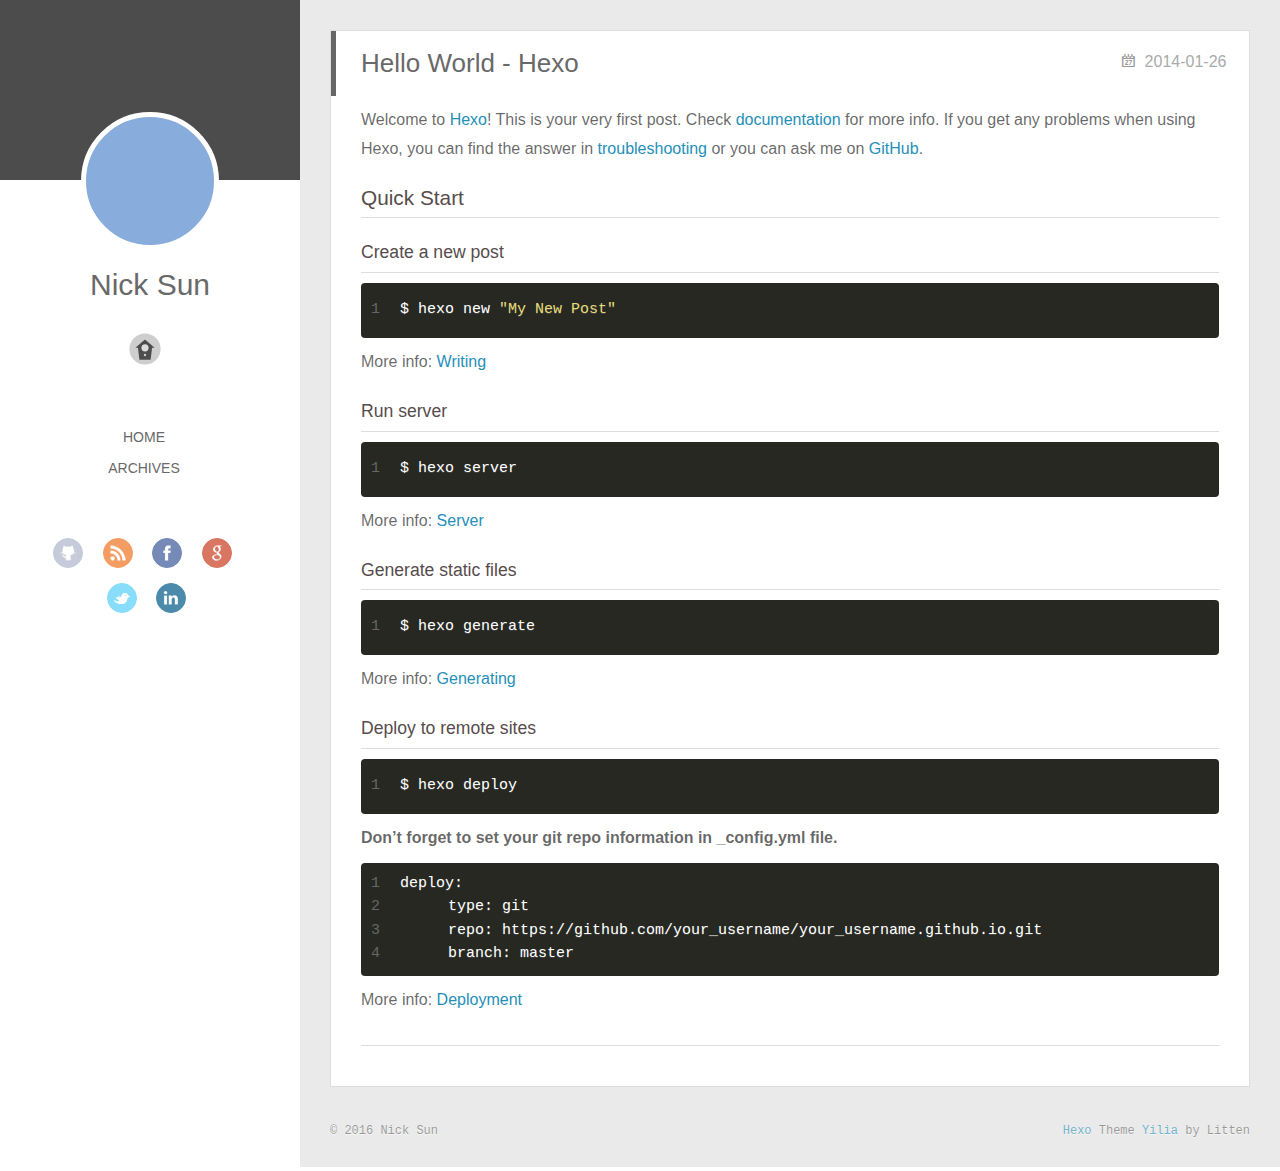
<file: index.html>
<!DOCTYPE html>
<html>
<head>
  <meta charset="utf-8">
  
  <meta http-equiv="X-UA-Compatible" content="IE=edge" >
  <title>Nick Sun - Solutions Architect</title>
  <meta name="viewport" content="width=device-width, initial-scale=1, maximum-scale=1">
  <meta name="description">
<meta property="og:type" content="website">
<meta property="og:title" content="Nick Sun - Solutions Architect">
<meta property="og:url" content="http://nickksun.github.io/index.html">
<meta property="og:site_name" content="Nick Sun - Solutions Architect">
<meta property="og:description">
<meta name="twitter:card" content="summary">
<meta name="twitter:title" content="Nick Sun - Solutions Architect">
<meta name="twitter:description">
  
    <link rel="alternative" href="/atom.xml" title="Nick Sun - Solutions Architect" type="application/atom+xml">
  
  
    <link rel="icon" href="/favicon.png">
  
  <link rel="stylesheet" href="/css/style.css">
</head>

<body>
  <div id="container">
    <div class="left-col">
    <div class="overlay"></div>
<div class="intrude-less">
	<header id="header" class="inner">
		<a href="/" class="profilepic">
			
			<img lazy-src="https://avatars2.githubusercontent.com/u/789960?v=3&amp;s=460" class="js-avatar">
			
		</a>

		<hgroup>
		  <h1 class="header-author"><a href="/">Nick Sun</a></h1>
		</hgroup>

		

		
			<div class="switch-btn">
				<div class="icon">
					<div class="icon-ctn">
						<div class="icon-wrap icon-house" data-idx="0">
							<div class="birdhouse"></div>
							<div class="birdhouse_holes"></div>
						</div>
						<div class="icon-wrap icon-ribbon hide" data-idx="1">
							<div class="ribbon"></div>
						</div>
						
						
						<div class="icon-wrap icon-me hide" data-idx="3">
							<div class="user"></div>
							<div class="shoulder"></div>
						</div>
						
					</div>
					
				</div>
				<div class="tips-box hide">
					<div class="tips-arrow"></div>
					<ul class="tips-inner">
						<li>Menu</li>
						<li>Tags</li>
						
						
						<li>Über</li>
						
					</ul>
				</div>
			</div>
		

		<div class="switch-area">
			<div class="switch-wrap">
				<section class="switch-part switch-part1">
					<nav class="header-menu">
						<ul>
						
							<li><a href="/">home</a></li>
				        
							<li><a href="/archives">archives</a></li>
				        
						</ul>
					</nav>
					<nav class="header-nav">
						<div class="social">
							
								<a class="github" target="_blank" href="#" title="github">github</a>
					        
								<a class="rss" target="_blank" href="#" title="rss">rss</a>
					        
								<a class="facebook" target="_blank" href="#" title="facebook">facebook</a>
					        
								<a class="google" target="_blank" href="#" title="google">google</a>
					        
								<a class="twitter" target="_blank" href="#" title="twitter">twitter</a>
					        
								<a class="linkedin" target="_blank" href="#" title="linkedin">linkedin</a>
					        
						</div>
					</nav>
				</section>
				
				
				<section class="switch-part switch-part2">
					<div class="widget tagcloud" id="js-tagcloud">
						
					</div>
				</section>
				
				
				

				
				
				<section class="switch-part switch-part3">
				
					<div id="js-aboutme">自动化一切能自动化的</div>
				</section>
				
			</div>
		</div>
	</header>				
</div>

    </div>
    <div class="mid-col">
      <nav id="mobile-nav">
  	<div class="overlay">
  		<div class="slider-trigger"></div>
  		<h1 class="header-author js-mobile-header hide">Nick Sun</h1>
  	</div>
	<div class="intrude-less">
		<header id="header" class="inner">
			<div class="profilepic">
			
				<img lazy-src="https://avatars2.githubusercontent.com/u/789960?v=3&amp;s=460" class="js-avatar">
			
			</div>
			<hgroup>
			  <h1 class="header-author">Nick Sun</h1>
			</hgroup>
			
			<nav class="header-menu">
				<ul>
				
					<li><a href="/">home</a></li>
		        
					<li><a href="/archives">archives</a></li>
		        
		        <div class="clearfix"></div>
				</ul>
			</nav>
			<nav class="header-nav">
				<div class="social">
					
						<a class="github" target="_blank" href="#" title="github">github</a>
			        
						<a class="rss" target="_blank" href="#" title="rss">rss</a>
			        
						<a class="facebook" target="_blank" href="#" title="facebook">facebook</a>
			        
						<a class="google" target="_blank" href="#" title="google">google</a>
			        
						<a class="twitter" target="_blank" href="#" title="twitter">twitter</a>
			        
						<a class="linkedin" target="_blank" href="#" title="linkedin">linkedin</a>
			        
				</div>
			</nav>
		</header>				
	</div>
</nav>

      <div class="body-wrap">
  
    <article id="post-hello-world-hexo" class="article article-type-post" itemscope itemprop="blogPost">
  
    <div class="article-meta">
      <a href="/2014/01/26/hello-world-hexo/" class="article-date">
  	<time datetime="2014-01-25T22:16:29.000Z" itemprop="datePublished">2014-01-26</time>
</a>
    </div>
  
  <div class="article-inner">
    
      <input type="hidden" class="isFancy" />
    
    
      <header class="article-header">
        
  
    <h1 itemprop="name">
      <a class="article-title" href="/2014/01/26/hello-world-hexo/">Hello World - Hexo</a>
    </h1>
  

      </header>
      
    
    <div class="article-entry" itemprop="articleBody">
      
        <p>Welcome to <a href="https://hexo.io/" target="_blank" rel="external">Hexo</a>! This is your very first post. Check <a href="https://hexo.io/docs/" target="_blank" rel="external">documentation</a> for more info. If you get any problems when using Hexo, you can find the answer in <a href="https://hexo.io/docs/troubleshooting.html" target="_blank" rel="external">troubleshooting</a> or you can ask me on <a href="https://github.com/hexojs/hexo/issues" target="_blank" rel="external">GitHub</a>.</p>
<h2 id="Quick-Start"><a href="#Quick-Start" class="headerlink" title="Quick Start"></a>Quick Start</h2><h3 id="Create-a-new-post"><a href="#Create-a-new-post" class="headerlink" title="Create a new post"></a>Create a new post</h3><figure class="highlight bash"><table><tr><td class="gutter"><pre><span class="line">1</span><br></pre></td><td class="code"><pre><span class="line">$ hexo new <span class="string">"My New Post"</span></span><br></pre></td></tr></table></figure>
<p>More info: <a href="https://hexo.io/docs/writing.html" target="_blank" rel="external">Writing</a></p>
<h3 id="Run-server"><a href="#Run-server" class="headerlink" title="Run server"></a>Run server</h3><figure class="highlight bash"><table><tr><td class="gutter"><pre><span class="line">1</span><br></pre></td><td class="code"><pre><span class="line">$ hexo server</span><br></pre></td></tr></table></figure>
<p>More info: <a href="https://hexo.io/docs/server.html" target="_blank" rel="external">Server</a></p>
<h3 id="Generate-static-files"><a href="#Generate-static-files" class="headerlink" title="Generate static files"></a>Generate static files</h3><figure class="highlight bash"><table><tr><td class="gutter"><pre><span class="line">1</span><br></pre></td><td class="code"><pre><span class="line">$ hexo generate</span><br></pre></td></tr></table></figure>
<p>More info: <a href="https://hexo.io/docs/generating.html" target="_blank" rel="external">Generating</a></p>
<h3 id="Deploy-to-remote-sites"><a href="#Deploy-to-remote-sites" class="headerlink" title="Deploy to remote sites"></a>Deploy to remote sites</h3><figure class="highlight bash"><table><tr><td class="gutter"><pre><span class="line">1</span><br></pre></td><td class="code"><pre><span class="line">$ hexo deploy</span><br></pre></td></tr></table></figure>
<p><strong>Don’t forget to set your git repo information in _config.yml file.</strong></p>
<figure class="highlight yml"><table><tr><td class="gutter"><pre><span class="line">1</span><br><span class="line">2</span><br><span class="line">3</span><br><span class="line">4</span><br></pre></td><td class="code"><pre><span class="line"><span class="attr">deploy:</span></span><br><span class="line">  	type: git</span><br><span class="line">	repo: https://github.com/your_username/your_username.github.io.git</span><br><span class="line">	branch: master</span><br></pre></td></tr></table></figure>
<p>More info: <a href="https://hexo.io/docs/deployment.html" target="_blank" rel="external">Deployment</a></p>

      
    </div>
    
    <div class="article-info article-info-index">
      
      
      

      
      <div class="clearfix"></div>
    </div>
    
  </div>
  
</article>









  
  
</div>
      <footer id="footer">
  <div class="outer">
    <div id="footer-info">
    	<div class="footer-left">
    		&copy; 2016 Nick Sun
    	</div>
      	<div class="footer-right">
      		<a href="http://hexo.io/" target="_blank">Hexo</a>  Theme <a href="https://github.com/litten/hexo-theme-yilia" target="_blank">Yilia</a> by Litten
      	</div>
    </div>
  </div>
</footer>
    </div>
    
  <link rel="stylesheet" href="/fancybox/jquery.fancybox.css">


<script>
	var yiliaConfig = {
		fancybox: true,
		mathjax: true,
		animate: true,
		isHome: true,
		isPost: false,
		isArchive: false,
		isTag: false,
		isCategory: false,
		open_in_new: false
	}
</script>
<script src="http://7.url.cn/edu/jslib/comb/require-2.1.6,jquery-1.9.1.min.js"></script>
<script src="/js/main.js"></script>






<script type="text/x-mathjax-config">
MathJax.Hub.Config({
    tex2jax: {
        inlineMath: [ ['$','$'], ["\\(","\\)"]  ],
        processEscapes: true,
        skipTags: ['script', 'noscript', 'style', 'textarea', 'pre', 'code']
    }
});

MathJax.Hub.Queue(function() {
    var all = MathJax.Hub.getAllJax(), i;
    for(i=0; i < all.length; i += 1) {
        all[i].SourceElement().parentNode.className += ' has-jax';                 
    }       
});
</script>

<script type="text/javascript" src="http://cdn.mathjax.org/mathjax/latest/MathJax.js?config=TeX-AMS-MML_HTMLorMML">
</script>


  </div>
</body>
</html>
</file>
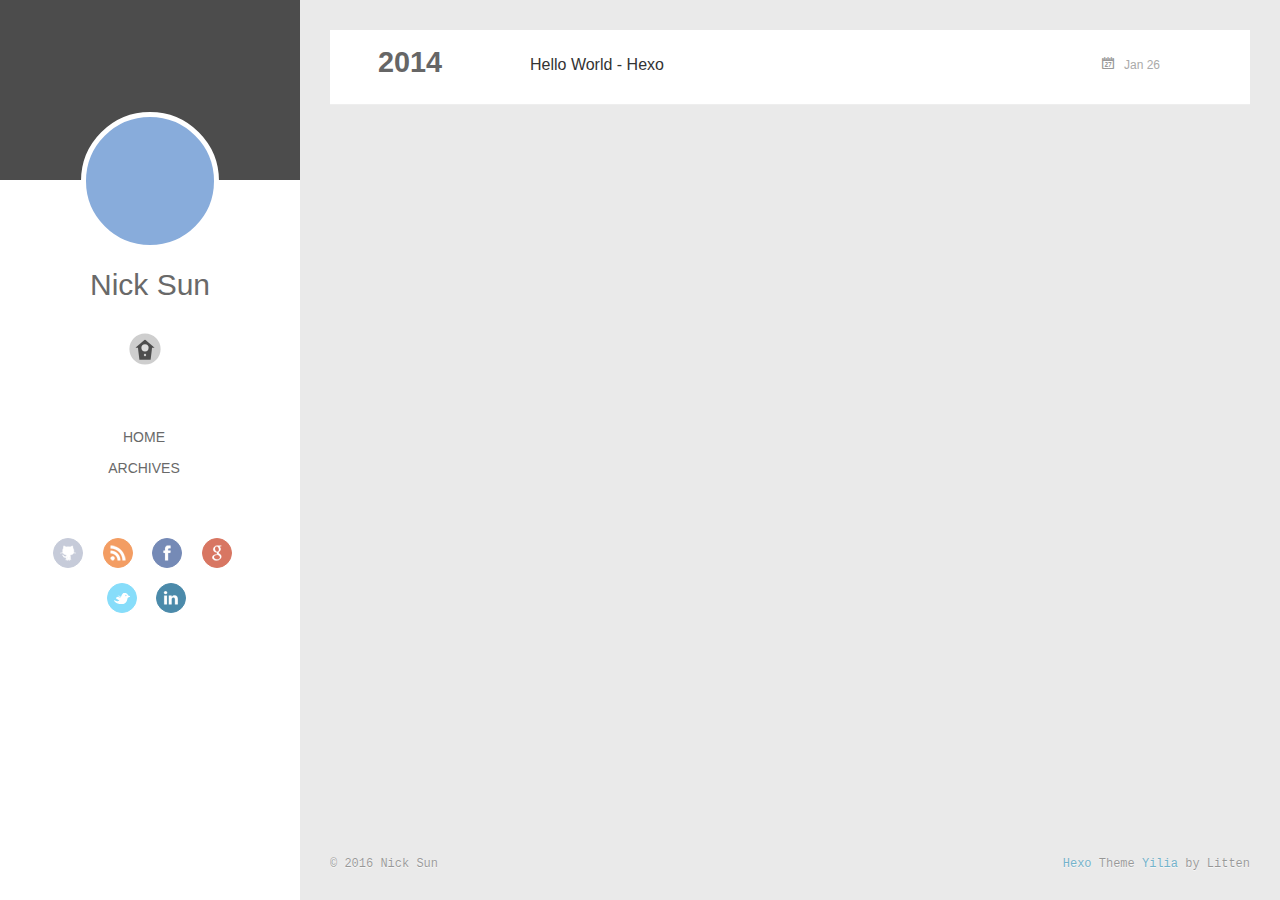
<file: archives/index.html>
<!DOCTYPE html>
<html>
<head>
  <meta charset="utf-8">
  
  <meta http-equiv="X-UA-Compatible" content="IE=edge" >
  <title>Archives | Nick Sun - Solutions Architect</title>
  <meta name="viewport" content="width=device-width, initial-scale=1, maximum-scale=1">
  <meta name="description">
<meta property="og:type" content="website">
<meta property="og:title" content="Nick Sun - Solutions Architect">
<meta property="og:url" content="http://nickksun.github.io/archives/index.html">
<meta property="og:site_name" content="Nick Sun - Solutions Architect">
<meta property="og:description">
<meta name="twitter:card" content="summary">
<meta name="twitter:title" content="Nick Sun - Solutions Architect">
<meta name="twitter:description">
  
    <link rel="alternative" href="/atom.xml" title="Nick Sun - Solutions Architect" type="application/atom+xml">
  
  
    <link rel="icon" href="/favicon.png">
  
  <link rel="stylesheet" href="/css/style.css">
</head>

<body>
  <div id="container">
    <div class="left-col">
    <div class="overlay"></div>
<div class="intrude-less">
	<header id="header" class="inner">
		<a href="/" class="profilepic">
			
			<img lazy-src="https://avatars2.githubusercontent.com/u/789960?v=3&amp;s=460" class="js-avatar">
			
		</a>

		<hgroup>
		  <h1 class="header-author"><a href="/">Nick Sun</a></h1>
		</hgroup>

		

		
			<div class="switch-btn">
				<div class="icon">
					<div class="icon-ctn">
						<div class="icon-wrap icon-house" data-idx="0">
							<div class="birdhouse"></div>
							<div class="birdhouse_holes"></div>
						</div>
						<div class="icon-wrap icon-ribbon hide" data-idx="1">
							<div class="ribbon"></div>
						</div>
						
						
						<div class="icon-wrap icon-me hide" data-idx="3">
							<div class="user"></div>
							<div class="shoulder"></div>
						</div>
						
					</div>
					
				</div>
				<div class="tips-box hide">
					<div class="tips-arrow"></div>
					<ul class="tips-inner">
						<li>Menu</li>
						<li>Tags</li>
						
						
						<li>Über</li>
						
					</ul>
				</div>
			</div>
		

		<div class="switch-area">
			<div class="switch-wrap">
				<section class="switch-part switch-part1">
					<nav class="header-menu">
						<ul>
						
							<li><a href="/">home</a></li>
				        
							<li><a href="/archives">archives</a></li>
				        
						</ul>
					</nav>
					<nav class="header-nav">
						<div class="social">
							
								<a class="github" target="_blank" href="#" title="github">github</a>
					        
								<a class="rss" target="_blank" href="#" title="rss">rss</a>
					        
								<a class="facebook" target="_blank" href="#" title="facebook">facebook</a>
					        
								<a class="google" target="_blank" href="#" title="google">google</a>
					        
								<a class="twitter" target="_blank" href="#" title="twitter">twitter</a>
					        
								<a class="linkedin" target="_blank" href="#" title="linkedin">linkedin</a>
					        
						</div>
					</nav>
				</section>
				
				
				<section class="switch-part switch-part2">
					<div class="widget tagcloud" id="js-tagcloud">
						
					</div>
				</section>
				
				
				

				
				
				<section class="switch-part switch-part3">
				
					<div id="js-aboutme">自动化一切能自动化的</div>
				</section>
				
			</div>
		</div>
	</header>				
</div>

    </div>
    <div class="mid-col">
      <nav id="mobile-nav">
  	<div class="overlay">
  		<div class="slider-trigger"></div>
  		<h1 class="header-author js-mobile-header hide">Nick Sun</h1>
  	</div>
	<div class="intrude-less">
		<header id="header" class="inner">
			<div class="profilepic">
			
				<img lazy-src="https://avatars2.githubusercontent.com/u/789960?v=3&amp;s=460" class="js-avatar">
			
			</div>
			<hgroup>
			  <h1 class="header-author">Nick Sun</h1>
			</hgroup>
			
			<nav class="header-menu">
				<ul>
				
					<li><a href="/">home</a></li>
		        
					<li><a href="/archives">archives</a></li>
		        
		        <div class="clearfix"></div>
				</ul>
			</nav>
			<nav class="header-nav">
				<div class="social">
					
						<a class="github" target="_blank" href="#" title="github">github</a>
			        
						<a class="rss" target="_blank" href="#" title="rss">rss</a>
			        
						<a class="facebook" target="_blank" href="#" title="facebook">facebook</a>
			        
						<a class="google" target="_blank" href="#" title="google">google</a>
			        
						<a class="twitter" target="_blank" href="#" title="twitter">twitter</a>
			        
						<a class="linkedin" target="_blank" href="#" title="linkedin">linkedin</a>
			        
				</div>
			</nav>
		</header>				
	</div>
</nav>

      <div class="body-wrap">
  
  
    
    
      
      
      <section class="archives-wrap">
        <div class="archive-year-wrap">
          <a href="/archives/2014" class="archive-year">2014</a>
        </div>
        <div class="archives">
    
    <article class="archive-article archive-type-post">
  <div class="archive-article-inner">
    <header class="archive-article-header">
      	<div class="article-meta">
	      	<a href="/2014/01/26/hello-world-hexo/" class="archive-article-date">
  	<time datetime="2014-01-25T22:16:29.000Z" itemprop="datePublished">Jan 26</time>
</a>
        </div>
    	 
  
    <h1 itemprop="name">
      <a class="archive-article-title" href="/2014/01/26/hello-world-hexo/">Hello World - Hexo</a>
    </h1>
  

        <div class="article-info info-on-right">
          
          

        </div>
        <div class="clearfix"></div>
    </header>
  </div>
</article>
  
  
    </div></section>
  

    

</div>
      <footer id="footer">
  <div class="outer">
    <div id="footer-info">
    	<div class="footer-left">
    		&copy; 2016 Nick Sun
    	</div>
      	<div class="footer-right">
      		<a href="http://hexo.io/" target="_blank">Hexo</a>  Theme <a href="https://github.com/litten/hexo-theme-yilia" target="_blank">Yilia</a> by Litten
      	</div>
    </div>
  </div>
</footer>
    </div>
    
  <link rel="stylesheet" href="/fancybox/jquery.fancybox.css">


<script>
	var yiliaConfig = {
		fancybox: true,
		mathjax: true,
		animate: true,
		isHome: false,
		isPost: false,
		isArchive: true,
		isTag: false,
		isCategory: false,
		open_in_new: false
	}
</script>
<script src="http://7.url.cn/edu/jslib/comb/require-2.1.6,jquery-1.9.1.min.js"></script>
<script src="/js/main.js"></script>






<script type="text/x-mathjax-config">
MathJax.Hub.Config({
    tex2jax: {
        inlineMath: [ ['$','$'], ["\\(","\\)"]  ],
        processEscapes: true,
        skipTags: ['script', 'noscript', 'style', 'textarea', 'pre', 'code']
    }
});

MathJax.Hub.Queue(function() {
    var all = MathJax.Hub.getAllJax(), i;
    for(i=0; i < all.length; i += 1) {
        all[i].SourceElement().parentNode.className += ' has-jax';                 
    }       
});
</script>

<script type="text/javascript" src="http://cdn.mathjax.org/mathjax/latest/MathJax.js?config=TeX-AMS-MML_HTMLorMML">
</script>


  </div>
</body>
</html>
</file>
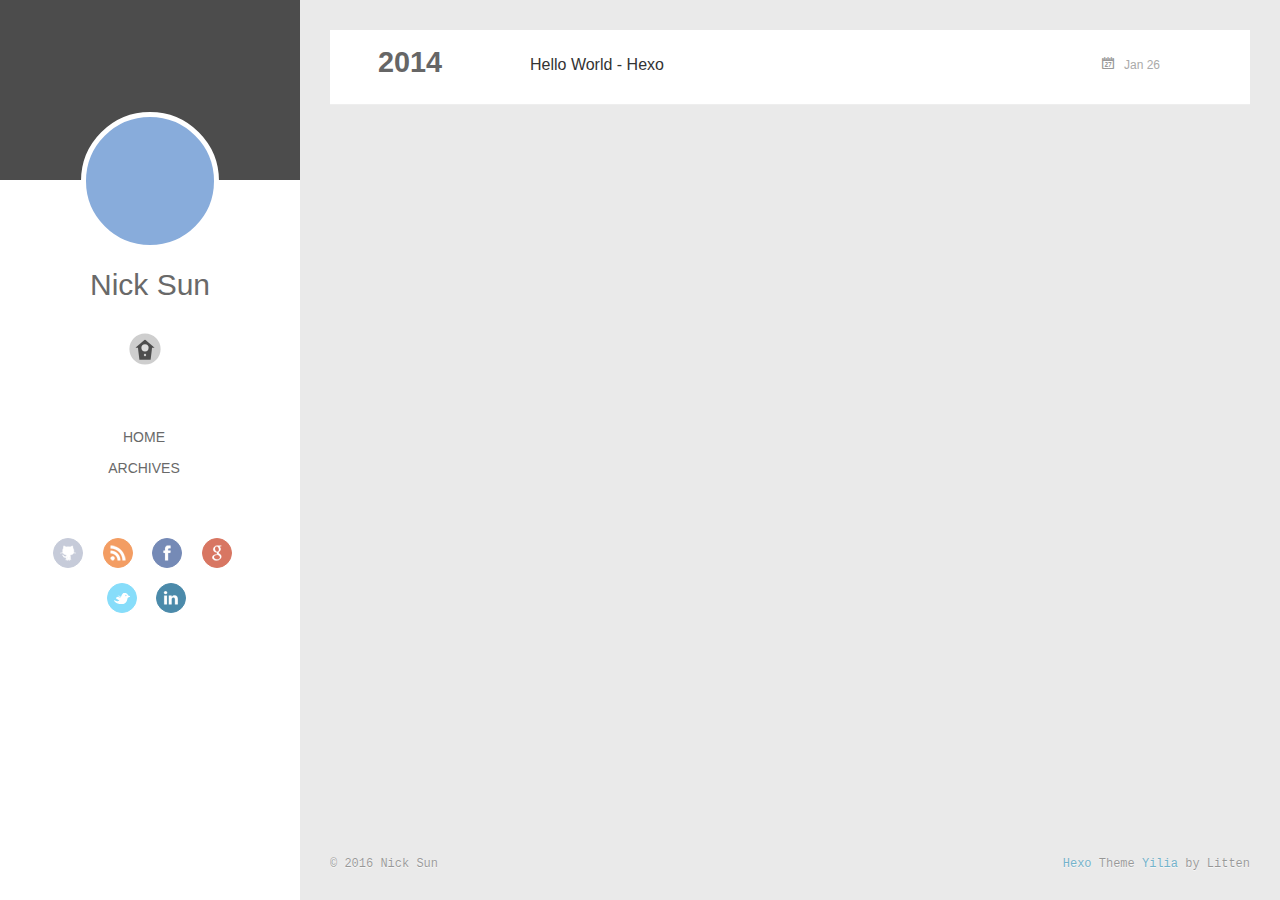
<file: archives/2014/index.html>
<!DOCTYPE html>
<html>
<head>
  <meta charset="utf-8">
  
  <meta http-equiv="X-UA-Compatible" content="IE=edge" >
  <title>Archives: 2014 | Nick Sun - Solutions Architect</title>
  <meta name="viewport" content="width=device-width, initial-scale=1, maximum-scale=1">
  <meta name="description">
<meta property="og:type" content="website">
<meta property="og:title" content="Nick Sun - Solutions Architect">
<meta property="og:url" content="http://nickksun.github.io/archives/2014/index.html">
<meta property="og:site_name" content="Nick Sun - Solutions Architect">
<meta property="og:description">
<meta name="twitter:card" content="summary">
<meta name="twitter:title" content="Nick Sun - Solutions Architect">
<meta name="twitter:description">
  
    <link rel="alternative" href="/atom.xml" title="Nick Sun - Solutions Architect" type="application/atom+xml">
  
  
    <link rel="icon" href="/favicon.png">
  
  <link rel="stylesheet" href="/css/style.css">
</head>

<body>
  <div id="container">
    <div class="left-col">
    <div class="overlay"></div>
<div class="intrude-less">
	<header id="header" class="inner">
		<a href="/" class="profilepic">
			
			<img lazy-src="https://avatars2.githubusercontent.com/u/789960?v=3&amp;s=460" class="js-avatar">
			
		</a>

		<hgroup>
		  <h1 class="header-author"><a href="/">Nick Sun</a></h1>
		</hgroup>

		

		
			<div class="switch-btn">
				<div class="icon">
					<div class="icon-ctn">
						<div class="icon-wrap icon-house" data-idx="0">
							<div class="birdhouse"></div>
							<div class="birdhouse_holes"></div>
						</div>
						<div class="icon-wrap icon-ribbon hide" data-idx="1">
							<div class="ribbon"></div>
						</div>
						
						
						<div class="icon-wrap icon-me hide" data-idx="3">
							<div class="user"></div>
							<div class="shoulder"></div>
						</div>
						
					</div>
					
				</div>
				<div class="tips-box hide">
					<div class="tips-arrow"></div>
					<ul class="tips-inner">
						<li>Menu</li>
						<li>Tags</li>
						
						
						<li>Über</li>
						
					</ul>
				</div>
			</div>
		

		<div class="switch-area">
			<div class="switch-wrap">
				<section class="switch-part switch-part1">
					<nav class="header-menu">
						<ul>
						
							<li><a href="/">home</a></li>
				        
							<li><a href="/archives">archives</a></li>
				        
						</ul>
					</nav>
					<nav class="header-nav">
						<div class="social">
							
								<a class="github" target="_blank" href="#" title="github">github</a>
					        
								<a class="rss" target="_blank" href="#" title="rss">rss</a>
					        
								<a class="facebook" target="_blank" href="#" title="facebook">facebook</a>
					        
								<a class="google" target="_blank" href="#" title="google">google</a>
					        
								<a class="twitter" target="_blank" href="#" title="twitter">twitter</a>
					        
								<a class="linkedin" target="_blank" href="#" title="linkedin">linkedin</a>
					        
						</div>
					</nav>
				</section>
				
				
				<section class="switch-part switch-part2">
					<div class="widget tagcloud" id="js-tagcloud">
						
					</div>
				</section>
				
				
				

				
				
				<section class="switch-part switch-part3">
				
					<div id="js-aboutme">自动化一切能自动化的</div>
				</section>
				
			</div>
		</div>
	</header>				
</div>

    </div>
    <div class="mid-col">
      <nav id="mobile-nav">
  	<div class="overlay">
  		<div class="slider-trigger"></div>
  		<h1 class="header-author js-mobile-header hide">Nick Sun</h1>
  	</div>
	<div class="intrude-less">
		<header id="header" class="inner">
			<div class="profilepic">
			
				<img lazy-src="https://avatars2.githubusercontent.com/u/789960?v=3&amp;s=460" class="js-avatar">
			
			</div>
			<hgroup>
			  <h1 class="header-author">Nick Sun</h1>
			</hgroup>
			
			<nav class="header-menu">
				<ul>
				
					<li><a href="/">home</a></li>
		        
					<li><a href="/archives">archives</a></li>
		        
		        <div class="clearfix"></div>
				</ul>
			</nav>
			<nav class="header-nav">
				<div class="social">
					
						<a class="github" target="_blank" href="#" title="github">github</a>
			        
						<a class="rss" target="_blank" href="#" title="rss">rss</a>
			        
						<a class="facebook" target="_blank" href="#" title="facebook">facebook</a>
			        
						<a class="google" target="_blank" href="#" title="google">google</a>
			        
						<a class="twitter" target="_blank" href="#" title="twitter">twitter</a>
			        
						<a class="linkedin" target="_blank" href="#" title="linkedin">linkedin</a>
			        
				</div>
			</nav>
		</header>				
	</div>
</nav>

      <div class="body-wrap">
  
  
    
    
      
      
      <section class="archives-wrap">
        <div class="archive-year-wrap">
          <a href="/archives/2014" class="archive-year">2014</a>
        </div>
        <div class="archives">
    
    <article class="archive-article archive-type-post">
  <div class="archive-article-inner">
    <header class="archive-article-header">
      	<div class="article-meta">
	      	<a href="/2014/01/26/hello-world-hexo/" class="archive-article-date">
  	<time datetime="2014-01-25T22:16:29.000Z" itemprop="datePublished">Jan 26</time>
</a>
        </div>
    	 
  
    <h1 itemprop="name">
      <a class="archive-article-title" href="/2014/01/26/hello-world-hexo/">Hello World - Hexo</a>
    </h1>
  

        <div class="article-info info-on-right">
          
          

        </div>
        <div class="clearfix"></div>
    </header>
  </div>
</article>
  
  
    </div></section>
  

    

</div>
      <footer id="footer">
  <div class="outer">
    <div id="footer-info">
    	<div class="footer-left">
    		&copy; 2016 Nick Sun
    	</div>
      	<div class="footer-right">
      		<a href="http://hexo.io/" target="_blank">Hexo</a>  Theme <a href="https://github.com/litten/hexo-theme-yilia" target="_blank">Yilia</a> by Litten
      	</div>
    </div>
  </div>
</footer>
    </div>
    
  <link rel="stylesheet" href="/fancybox/jquery.fancybox.css">


<script>
	var yiliaConfig = {
		fancybox: true,
		mathjax: true,
		animate: true,
		isHome: false,
		isPost: false,
		isArchive: true,
		isTag: false,
		isCategory: false,
		open_in_new: false
	}
</script>
<script src="http://7.url.cn/edu/jslib/comb/require-2.1.6,jquery-1.9.1.min.js"></script>
<script src="/js/main.js"></script>






<script type="text/x-mathjax-config">
MathJax.Hub.Config({
    tex2jax: {
        inlineMath: [ ['$','$'], ["\\(","\\)"]  ],
        processEscapes: true,
        skipTags: ['script', 'noscript', 'style', 'textarea', 'pre', 'code']
    }
});

MathJax.Hub.Queue(function() {
    var all = MathJax.Hub.getAllJax(), i;
    for(i=0; i < all.length; i += 1) {
        all[i].SourceElement().parentNode.className += ' has-jax';                 
    }       
});
</script>

<script type="text/javascript" src="http://cdn.mathjax.org/mathjax/latest/MathJax.js?config=TeX-AMS-MML_HTMLorMML">
</script>


  </div>
</body>
</html>
</file>
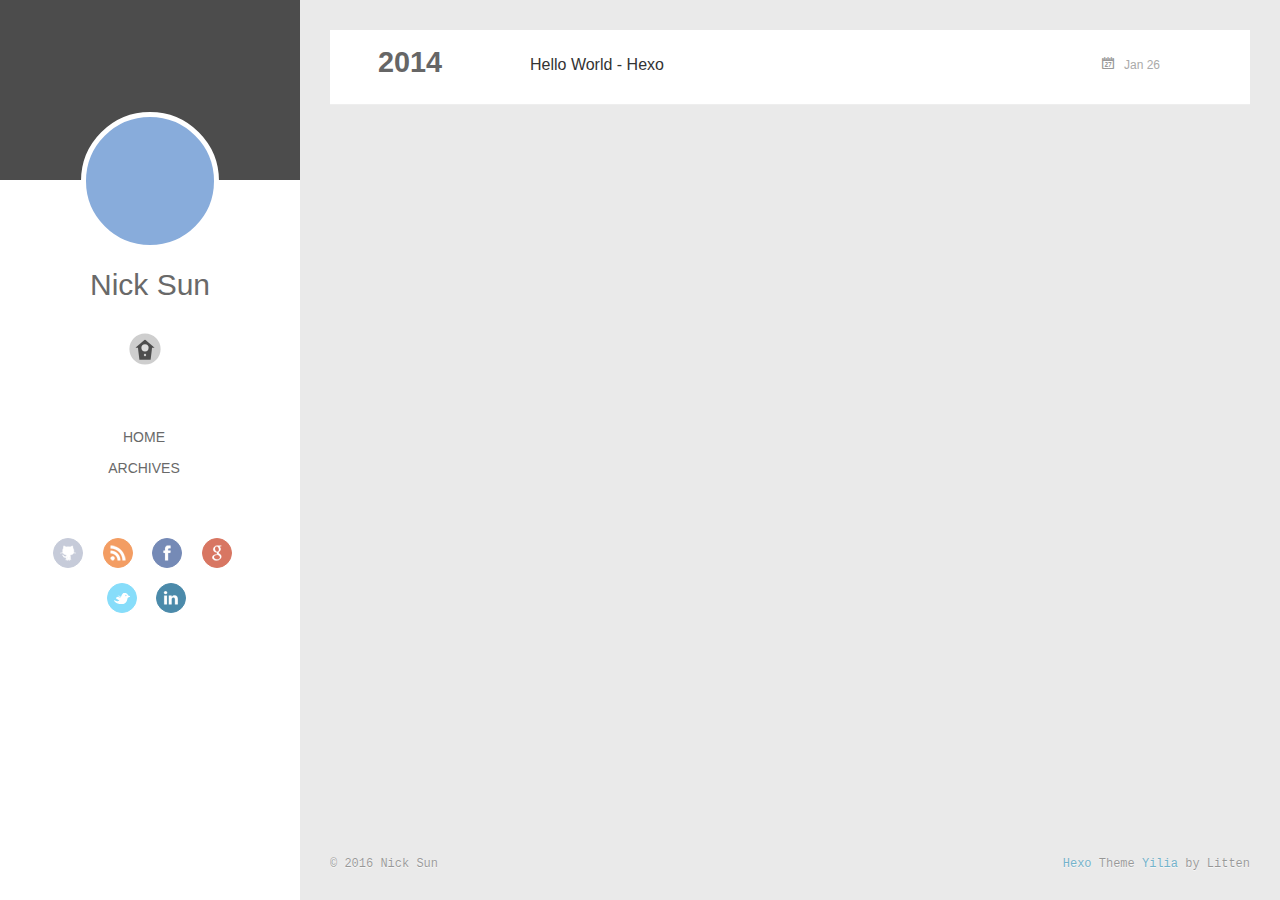
<file: archives/2014/01/index.html>
<!DOCTYPE html>
<html>
<head>
  <meta charset="utf-8">
  
  <meta http-equiv="X-UA-Compatible" content="IE=edge" >
  <title>Archives: 2014/1 | Nick Sun - Solutions Architect</title>
  <meta name="viewport" content="width=device-width, initial-scale=1, maximum-scale=1">
  <meta name="description">
<meta property="og:type" content="website">
<meta property="og:title" content="Nick Sun - Solutions Architect">
<meta property="og:url" content="http://nickksun.github.io/archives/2014/01/index.html">
<meta property="og:site_name" content="Nick Sun - Solutions Architect">
<meta property="og:description">
<meta name="twitter:card" content="summary">
<meta name="twitter:title" content="Nick Sun - Solutions Architect">
<meta name="twitter:description">
  
    <link rel="alternative" href="/atom.xml" title="Nick Sun - Solutions Architect" type="application/atom+xml">
  
  
    <link rel="icon" href="/favicon.png">
  
  <link rel="stylesheet" href="/css/style.css">
</head>

<body>
  <div id="container">
    <div class="left-col">
    <div class="overlay"></div>
<div class="intrude-less">
	<header id="header" class="inner">
		<a href="/" class="profilepic">
			
			<img lazy-src="https://avatars2.githubusercontent.com/u/789960?v=3&amp;s=460" class="js-avatar">
			
		</a>

		<hgroup>
		  <h1 class="header-author"><a href="/">Nick Sun</a></h1>
		</hgroup>

		

		
			<div class="switch-btn">
				<div class="icon">
					<div class="icon-ctn">
						<div class="icon-wrap icon-house" data-idx="0">
							<div class="birdhouse"></div>
							<div class="birdhouse_holes"></div>
						</div>
						<div class="icon-wrap icon-ribbon hide" data-idx="1">
							<div class="ribbon"></div>
						</div>
						
						
						<div class="icon-wrap icon-me hide" data-idx="3">
							<div class="user"></div>
							<div class="shoulder"></div>
						</div>
						
					</div>
					
				</div>
				<div class="tips-box hide">
					<div class="tips-arrow"></div>
					<ul class="tips-inner">
						<li>Menu</li>
						<li>Tags</li>
						
						
						<li>Über</li>
						
					</ul>
				</div>
			</div>
		

		<div class="switch-area">
			<div class="switch-wrap">
				<section class="switch-part switch-part1">
					<nav class="header-menu">
						<ul>
						
							<li><a href="/">home</a></li>
				        
							<li><a href="/archives">archives</a></li>
				        
						</ul>
					</nav>
					<nav class="header-nav">
						<div class="social">
							
								<a class="github" target="_blank" href="#" title="github">github</a>
					        
								<a class="rss" target="_blank" href="#" title="rss">rss</a>
					        
								<a class="facebook" target="_blank" href="#" title="facebook">facebook</a>
					        
								<a class="google" target="_blank" href="#" title="google">google</a>
					        
								<a class="twitter" target="_blank" href="#" title="twitter">twitter</a>
					        
								<a class="linkedin" target="_blank" href="#" title="linkedin">linkedin</a>
					        
						</div>
					</nav>
				</section>
				
				
				<section class="switch-part switch-part2">
					<div class="widget tagcloud" id="js-tagcloud">
						
					</div>
				</section>
				
				
				

				
				
				<section class="switch-part switch-part3">
				
					<div id="js-aboutme">自动化一切能自动化的</div>
				</section>
				
			</div>
		</div>
	</header>				
</div>

    </div>
    <div class="mid-col">
      <nav id="mobile-nav">
  	<div class="overlay">
  		<div class="slider-trigger"></div>
  		<h1 class="header-author js-mobile-header hide">Nick Sun</h1>
  	</div>
	<div class="intrude-less">
		<header id="header" class="inner">
			<div class="profilepic">
			
				<img lazy-src="https://avatars2.githubusercontent.com/u/789960?v=3&amp;s=460" class="js-avatar">
			
			</div>
			<hgroup>
			  <h1 class="header-author">Nick Sun</h1>
			</hgroup>
			
			<nav class="header-menu">
				<ul>
				
					<li><a href="/">home</a></li>
		        
					<li><a href="/archives">archives</a></li>
		        
		        <div class="clearfix"></div>
				</ul>
			</nav>
			<nav class="header-nav">
				<div class="social">
					
						<a class="github" target="_blank" href="#" title="github">github</a>
			        
						<a class="rss" target="_blank" href="#" title="rss">rss</a>
			        
						<a class="facebook" target="_blank" href="#" title="facebook">facebook</a>
			        
						<a class="google" target="_blank" href="#" title="google">google</a>
			        
						<a class="twitter" target="_blank" href="#" title="twitter">twitter</a>
			        
						<a class="linkedin" target="_blank" href="#" title="linkedin">linkedin</a>
			        
				</div>
			</nav>
		</header>				
	</div>
</nav>

      <div class="body-wrap">
  
  
    
    
      
      
      <section class="archives-wrap">
        <div class="archive-year-wrap">
          <a href="/archives/2014" class="archive-year">2014</a>
        </div>
        <div class="archives">
    
    <article class="archive-article archive-type-post">
  <div class="archive-article-inner">
    <header class="archive-article-header">
      	<div class="article-meta">
	      	<a href="/2014/01/26/hello-world-hexo/" class="archive-article-date">
  	<time datetime="2014-01-25T22:16:29.000Z" itemprop="datePublished">Jan 26</time>
</a>
        </div>
    	 
  
    <h1 itemprop="name">
      <a class="archive-article-title" href="/2014/01/26/hello-world-hexo/">Hello World - Hexo</a>
    </h1>
  

        <div class="article-info info-on-right">
          
          

        </div>
        <div class="clearfix"></div>
    </header>
  </div>
</article>
  
  
    </div></section>
  

    

</div>
      <footer id="footer">
  <div class="outer">
    <div id="footer-info">
    	<div class="footer-left">
    		&copy; 2016 Nick Sun
    	</div>
      	<div class="footer-right">
      		<a href="http://hexo.io/" target="_blank">Hexo</a>  Theme <a href="https://github.com/litten/hexo-theme-yilia" target="_blank">Yilia</a> by Litten
      	</div>
    </div>
  </div>
</footer>
    </div>
    
  <link rel="stylesheet" href="/fancybox/jquery.fancybox.css">


<script>
	var yiliaConfig = {
		fancybox: true,
		mathjax: true,
		animate: true,
		isHome: false,
		isPost: false,
		isArchive: true,
		isTag: false,
		isCategory: false,
		open_in_new: false
	}
</script>
<script src="http://7.url.cn/edu/jslib/comb/require-2.1.6,jquery-1.9.1.min.js"></script>
<script src="/js/main.js"></script>






<script type="text/x-mathjax-config">
MathJax.Hub.Config({
    tex2jax: {
        inlineMath: [ ['$','$'], ["\\(","\\)"]  ],
        processEscapes: true,
        skipTags: ['script', 'noscript', 'style', 'textarea', 'pre', 'code']
    }
});

MathJax.Hub.Queue(function() {
    var all = MathJax.Hub.getAllJax(), i;
    for(i=0; i < all.length; i += 1) {
        all[i].SourceElement().parentNode.className += ' has-jax';                 
    }       
});
</script>

<script type="text/javascript" src="http://cdn.mathjax.org/mathjax/latest/MathJax.js?config=TeX-AMS-MML_HTMLorMML">
</script>


  </div>
</body>
</html>
</file>
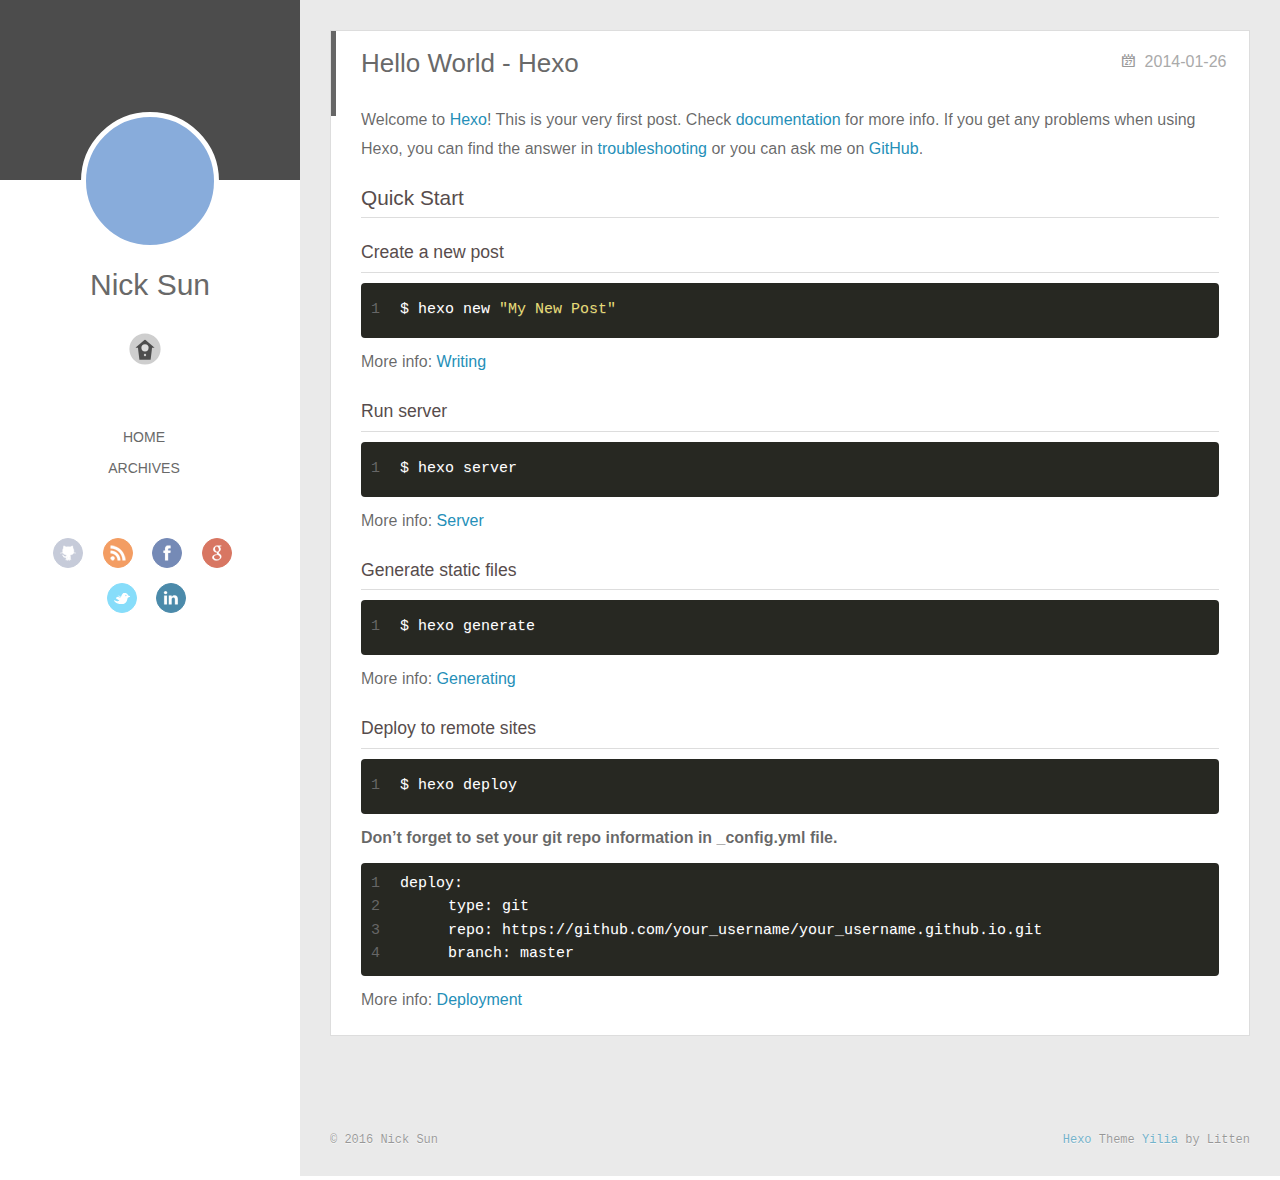
<file: 2014/01/26/hello-world-hexo/index.html>
<!DOCTYPE html>
<html>
<head>
  <meta charset="utf-8">
  
  <meta http-equiv="X-UA-Compatible" content="IE=edge" >
  <title>Hello World - Hexo | Nick Sun - Solutions Architect</title>
  <meta name="viewport" content="width=device-width, initial-scale=1, maximum-scale=1">
  <meta name="description" content="Welcome to Hexo! This is your very first post. Check documentation for more info. If you get any problems when using Hexo, you can find the answer in troubleshooting or you can ask me on GitHub.
Quick">
<meta property="og:type" content="article">
<meta property="og:title" content="Hello World - Hexo">
<meta property="og:url" content="http://nickksun.github.io/2014/01/26/hello-world-hexo/index.html">
<meta property="og:site_name" content="Nick Sun - Solutions Architect">
<meta property="og:description" content="Welcome to Hexo! This is your very first post. Check documentation for more info. If you get any problems when using Hexo, you can find the answer in troubleshooting or you can ask me on GitHub.
Quick">
<meta property="og:updated_time" content="2016-05-11T07:10:17.000Z">
<meta name="twitter:card" content="summary">
<meta name="twitter:title" content="Hello World - Hexo">
<meta name="twitter:description" content="Welcome to Hexo! This is your very first post. Check documentation for more info. If you get any problems when using Hexo, you can find the answer in troubleshooting or you can ask me on GitHub.
Quick">
  
    <link rel="alternative" href="/atom.xml" title="Nick Sun - Solutions Architect" type="application/atom+xml">
  
  
    <link rel="icon" href="/favicon.png">
  
  <link rel="stylesheet" href="/css/style.css">
</head>

<body>
  <div id="container">
    <div class="left-col">
    <div class="overlay"></div>
<div class="intrude-less">
	<header id="header" class="inner">
		<a href="/" class="profilepic">
			
			<img lazy-src="https://avatars2.githubusercontent.com/u/789960?v=3&amp;s=460" class="js-avatar">
			
		</a>

		<hgroup>
		  <h1 class="header-author"><a href="/">Nick Sun</a></h1>
		</hgroup>

		

		
			<div class="switch-btn">
				<div class="icon">
					<div class="icon-ctn">
						<div class="icon-wrap icon-house" data-idx="0">
							<div class="birdhouse"></div>
							<div class="birdhouse_holes"></div>
						</div>
						<div class="icon-wrap icon-ribbon hide" data-idx="1">
							<div class="ribbon"></div>
						</div>
						
						
						<div class="icon-wrap icon-me hide" data-idx="3">
							<div class="user"></div>
							<div class="shoulder"></div>
						</div>
						
					</div>
					
				</div>
				<div class="tips-box hide">
					<div class="tips-arrow"></div>
					<ul class="tips-inner">
						<li>Menu</li>
						<li>Tags</li>
						
						
						<li>Über</li>
						
					</ul>
				</div>
			</div>
		

		<div class="switch-area">
			<div class="switch-wrap">
				<section class="switch-part switch-part1">
					<nav class="header-menu">
						<ul>
						
							<li><a href="/">home</a></li>
				        
							<li><a href="/archives">archives</a></li>
				        
						</ul>
					</nav>
					<nav class="header-nav">
						<div class="social">
							
								<a class="github" target="_blank" href="#" title="github">github</a>
					        
								<a class="rss" target="_blank" href="#" title="rss">rss</a>
					        
								<a class="facebook" target="_blank" href="#" title="facebook">facebook</a>
					        
								<a class="google" target="_blank" href="#" title="google">google</a>
					        
								<a class="twitter" target="_blank" href="#" title="twitter">twitter</a>
					        
								<a class="linkedin" target="_blank" href="#" title="linkedin">linkedin</a>
					        
						</div>
					</nav>
				</section>
				
				
				<section class="switch-part switch-part2">
					<div class="widget tagcloud" id="js-tagcloud">
						
					</div>
				</section>
				
				
				

				
				
				<section class="switch-part switch-part3">
				
					<div id="js-aboutme">自动化一切能自动化的</div>
				</section>
				
			</div>
		</div>
	</header>				
</div>

    </div>
    <div class="mid-col">
      <nav id="mobile-nav">
  	<div class="overlay">
  		<div class="slider-trigger"></div>
  		<h1 class="header-author js-mobile-header hide">Nick Sun</h1>
  	</div>
	<div class="intrude-less">
		<header id="header" class="inner">
			<div class="profilepic">
			
				<img lazy-src="https://avatars2.githubusercontent.com/u/789960?v=3&amp;s=460" class="js-avatar">
			
			</div>
			<hgroup>
			  <h1 class="header-author">Nick Sun</h1>
			</hgroup>
			
			<nav class="header-menu">
				<ul>
				
					<li><a href="/">home</a></li>
		        
					<li><a href="/archives">archives</a></li>
		        
		        <div class="clearfix"></div>
				</ul>
			</nav>
			<nav class="header-nav">
				<div class="social">
					
						<a class="github" target="_blank" href="#" title="github">github</a>
			        
						<a class="rss" target="_blank" href="#" title="rss">rss</a>
			        
						<a class="facebook" target="_blank" href="#" title="facebook">facebook</a>
			        
						<a class="google" target="_blank" href="#" title="google">google</a>
			        
						<a class="twitter" target="_blank" href="#" title="twitter">twitter</a>
			        
						<a class="linkedin" target="_blank" href="#" title="linkedin">linkedin</a>
			        
				</div>
			</nav>
		</header>				
	</div>
</nav>

      <div class="body-wrap"><article id="post-hello-world-hexo" class="article article-type-post" itemscope itemprop="blogPost">
  
    <div class="article-meta">
      <a href="/2014/01/26/hello-world-hexo/" class="article-date">
  	<time datetime="2014-01-25T22:16:29.000Z" itemprop="datePublished">2014-01-26</time>
</a>
    </div>
  
  <div class="article-inner">
    
      <input type="hidden" class="isFancy" />
    
    
      <header class="article-header">
        
  
    <h1 class="article-title" itemprop="name">
      Hello World - Hexo
    </h1>
  

      </header>
      
      <div class="article-info article-info-post">
        
        

        <div class="clearfix"></div>
      </div>
      
    
    <div class="article-entry" itemprop="articleBody">
      
        <p>Welcome to <a href="https://hexo.io/" target="_blank" rel="external">Hexo</a>! This is your very first post. Check <a href="https://hexo.io/docs/" target="_blank" rel="external">documentation</a> for more info. If you get any problems when using Hexo, you can find the answer in <a href="https://hexo.io/docs/troubleshooting.html" target="_blank" rel="external">troubleshooting</a> or you can ask me on <a href="https://github.com/hexojs/hexo/issues" target="_blank" rel="external">GitHub</a>.</p>
<h2 id="Quick-Start"><a href="#Quick-Start" class="headerlink" title="Quick Start"></a>Quick Start</h2><h3 id="Create-a-new-post"><a href="#Create-a-new-post" class="headerlink" title="Create a new post"></a>Create a new post</h3><figure class="highlight bash"><table><tr><td class="gutter"><pre><span class="line">1</span><br></pre></td><td class="code"><pre><span class="line">$ hexo new <span class="string">"My New Post"</span></span><br></pre></td></tr></table></figure>
<p>More info: <a href="https://hexo.io/docs/writing.html" target="_blank" rel="external">Writing</a></p>
<h3 id="Run-server"><a href="#Run-server" class="headerlink" title="Run server"></a>Run server</h3><figure class="highlight bash"><table><tr><td class="gutter"><pre><span class="line">1</span><br></pre></td><td class="code"><pre><span class="line">$ hexo server</span><br></pre></td></tr></table></figure>
<p>More info: <a href="https://hexo.io/docs/server.html" target="_blank" rel="external">Server</a></p>
<h3 id="Generate-static-files"><a href="#Generate-static-files" class="headerlink" title="Generate static files"></a>Generate static files</h3><figure class="highlight bash"><table><tr><td class="gutter"><pre><span class="line">1</span><br></pre></td><td class="code"><pre><span class="line">$ hexo generate</span><br></pre></td></tr></table></figure>
<p>More info: <a href="https://hexo.io/docs/generating.html" target="_blank" rel="external">Generating</a></p>
<h3 id="Deploy-to-remote-sites"><a href="#Deploy-to-remote-sites" class="headerlink" title="Deploy to remote sites"></a>Deploy to remote sites</h3><figure class="highlight bash"><table><tr><td class="gutter"><pre><span class="line">1</span><br></pre></td><td class="code"><pre><span class="line">$ hexo deploy</span><br></pre></td></tr></table></figure>
<p><strong>Don’t forget to set your git repo information in _config.yml file.</strong></p>
<figure class="highlight yml"><table><tr><td class="gutter"><pre><span class="line">1</span><br><span class="line">2</span><br><span class="line">3</span><br><span class="line">4</span><br></pre></td><td class="code"><pre><span class="line"><span class="attr">deploy:</span></span><br><span class="line">  	type: git</span><br><span class="line">	repo: https://github.com/your_username/your_username.github.io.git</span><br><span class="line">	branch: master</span><br></pre></td></tr></table></figure>
<p>More info: <a href="https://hexo.io/docs/deployment.html" target="_blank" rel="external">Deployment</a></p>

      
    </div>
    
  </div>
  
    
  
</article>




<div class="share_addthis">
  <div class="sharing addthis_toolbox share">
    <a class="addthis_button_facebook_like"></a>
    <a class="addthis_button_tweet"></a>
    <a class="addthis_button_google_plusone" g:plusone:size="medium"></a>
    <a class="addthis_counter addthis_pill_style"></a>
  </div>
  <script type="text/javascript" src="//s7.addthis.com/js/300/addthis_widget.js#pubid=ra-560c64c35486b3d4" async="async"></script>
</div>






<section id="comments">
  <div id="disqus_thread"></div>
    <script type="text/javascript">
    /* * * CONFIGURATION VARIABLES: EDIT BEFORE PASTING INTO YOUR WEBPAGE * * */
    var disqus_shortname = 'nickksun'; // required: replace example with your forum shortname

    /* * * DON'T EDIT BELOW THIS LINE * * */
    (function() {
      var dsq = document.createElement('script'); dsq.type = 'text/javascript'; dsq.async = true;
      dsq.src = '//' + disqus_shortname + '.disqus.com/embed.js';
      (document.getElementsByTagName('head')[0] || document.getElementsByTagName('body')[0]).appendChild(dsq);
    })();
  </script>
  <noscript>Please enable JavaScript to view the <a href="https://disqus.com/?ref_noscript">comments powered by Disqus.</a></noscript>
</section>

</div>
      <footer id="footer">
  <div class="outer">
    <div id="footer-info">
    	<div class="footer-left">
    		&copy; 2016 Nick Sun
    	</div>
      	<div class="footer-right">
      		<a href="http://hexo.io/" target="_blank">Hexo</a>  Theme <a href="https://github.com/litten/hexo-theme-yilia" target="_blank">Yilia</a> by Litten
      	</div>
    </div>
  </div>
</footer>
    </div>
    
  <link rel="stylesheet" href="/fancybox/jquery.fancybox.css">


<script>
	var yiliaConfig = {
		fancybox: true,
		mathjax: true,
		animate: true,
		isHome: false,
		isPost: true,
		isArchive: false,
		isTag: false,
		isCategory: false,
		open_in_new: false
	}
</script>
<script src="http://7.url.cn/edu/jslib/comb/require-2.1.6,jquery-1.9.1.min.js"></script>
<script src="/js/main.js"></script>






<script type="text/x-mathjax-config">
MathJax.Hub.Config({
    tex2jax: {
        inlineMath: [ ['$','$'], ["\\(","\\)"]  ],
        processEscapes: true,
        skipTags: ['script', 'noscript', 'style', 'textarea', 'pre', 'code']
    }
});

MathJax.Hub.Queue(function() {
    var all = MathJax.Hub.getAllJax(), i;
    for(i=0; i < all.length; i += 1) {
        all[i].SourceElement().parentNode.className += ' has-jax';                 
    }       
});
</script>

<script type="text/javascript" src="http://cdn.mathjax.org/mathjax/latest/MathJax.js?config=TeX-AMS-MML_HTMLorMML">
</script>


  </div>
</body>
</html>
</file>
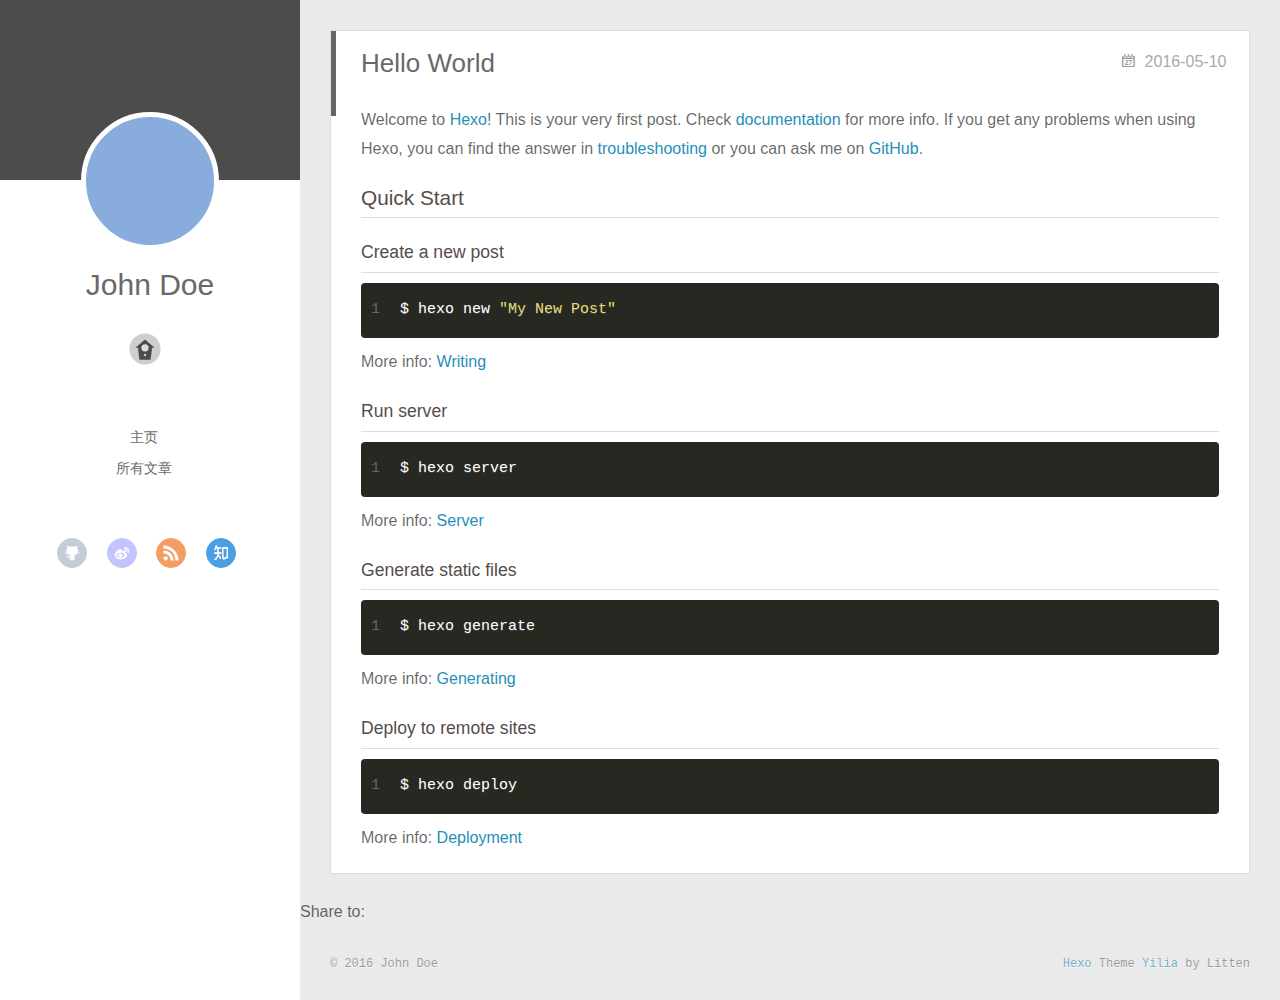
<file: 2016/05/10/hello-world/index.html>
<!DOCTYPE html>
<html>
<head>
  <meta charset="utf-8">
  
  <meta http-equiv="X-UA-Compatible" content="IE=edge" >
  <title>Hello World | Hexo</title>
  <meta name="viewport" content="width=device-width, initial-scale=1, maximum-scale=1">
  <meta name="description" content="Welcome to Hexo! This is your very first post. Check documentation for more info. If you get any problems when using Hexo, you can find the answer in troubleshooting or you can ask me on GitHub.
Quick">
<meta property="og:type" content="article">
<meta property="og:title" content="Hello World">
<meta property="og:url" content="http://yoursite.com/2016/05/10/hello-world/index.html">
<meta property="og:site_name" content="Hexo">
<meta property="og:description" content="Welcome to Hexo! This is your very first post. Check documentation for more info. If you get any problems when using Hexo, you can find the answer in troubleshooting or you can ask me on GitHub.
Quick">
<meta property="og:updated_time" content="2016-05-10T02:13:48.000Z">
<meta name="twitter:card" content="summary">
<meta name="twitter:title" content="Hello World">
<meta name="twitter:description" content="Welcome to Hexo! This is your very first post. Check documentation for more info. If you get any problems when using Hexo, you can find the answer in troubleshooting or you can ask me on GitHub.
Quick">
  
    <link rel="alternative" href="/atom.xml" title="Hexo" type="application/atom+xml">
  
  
    <link rel="icon" href="/favicon.png">
  
  <link rel="stylesheet" href="/css/style.css">
</head>

<body>
  <div id="container">
    <div class="left-col">
    <div class="overlay"></div>
<div class="intrude-less">
	<header id="header" class="inner">
		<a href="/" class="profilepic">
			
			<img lazy-src="null" class="js-avatar">
			
		</a>

		<hgroup>
		  <h1 class="header-author"><a href="/">John Doe</a></h1>
		</hgroup>

		

		
			<div class="switch-btn">
				<div class="icon">
					<div class="icon-ctn">
						<div class="icon-wrap icon-house" data-idx="0">
							<div class="birdhouse"></div>
							<div class="birdhouse_holes"></div>
						</div>
						<div class="icon-wrap icon-ribbon hide" data-idx="1">
							<div class="ribbon"></div>
						</div>
						
						<div class="icon-wrap icon-link hide" data-idx="2">
							<div class="loopback_l"></div>
							<div class="loopback_r"></div>
						</div>
						
						
						<div class="icon-wrap icon-me hide" data-idx="3">
							<div class="user"></div>
							<div class="shoulder"></div>
						</div>
						
					</div>
					
				</div>
				<div class="tips-box hide">
					<div class="tips-arrow"></div>
					<ul class="tips-inner">
						<li>Menu</li>
						<li>Tags</li>
						
						<li>Links</li>
						
						
						<li>Über</li>
						
					</ul>
				</div>
			</div>
		

		<div class="switch-area">
			<div class="switch-wrap">
				<section class="switch-part switch-part1">
					<nav class="header-menu">
						<ul>
						
							<li><a href="/">主页</a></li>
				        
							<li><a href="/archives">所有文章</a></li>
				        
						</ul>
					</nav>
					<nav class="header-nav">
						<div class="social">
							
								<a class="github" target="_blank" href="#" title="github">github</a>
					        
								<a class="weibo" target="_blank" href="#" title="weibo">weibo</a>
					        
								<a class="rss" target="_blank" href="#" title="rss">rss</a>
					        
								<a class="zhihu" target="_blank" href="#" title="zhihu">zhihu</a>
					        
						</div>
					</nav>
				</section>
				
				
				<section class="switch-part switch-part2">
					<div class="widget tagcloud" id="js-tagcloud">
						
					</div>
				</section>
				
				
				
				<section class="switch-part switch-part3">
					<div id="js-friends">
					
			          <a target="_blank" class="main-nav-link switch-friends-link" href="http://localhost:4000/">奥巴马的博客</a>
			        
			          <a target="_blank" class="main-nav-link switch-friends-link" href="http://localhost:4000/">卡卡的美丽传说</a>
			        
			          <a target="_blank" class="main-nav-link switch-friends-link" href="http://localhost:4000/">本泽马的博客</a>
			        
			          <a target="_blank" class="main-nav-link switch-friends-link" href="http://localhost:4000/">吉格斯的博客</a>
			        
			          <a target="_blank" class="main-nav-link switch-friends-link" href="http://localhost:4000/">习大大大不同</a>
			        
			          <a target="_blank" class="main-nav-link switch-friends-link" href="http://localhost:4000/">托蒂的博客</a>
			        
			        </div>
				</section>
				

				
				
				<section class="switch-part switch-part4">
				
					<div id="js-aboutme">我是谁，我从哪里来，我到哪里去？我就是我，是颜色不一样的吃货…</div>
				</section>
				
			</div>
		</div>
	</header>				
</div>

    </div>
    <div class="mid-col">
      <nav id="mobile-nav">
  	<div class="overlay">
  		<div class="slider-trigger"></div>
  		<h1 class="header-author js-mobile-header hide">John Doe</h1>
  	</div>
	<div class="intrude-less">
		<header id="header" class="inner">
			<div class="profilepic">
			
				<img lazy-src="null" class="js-avatar">
			
			</div>
			<hgroup>
			  <h1 class="header-author">John Doe</h1>
			</hgroup>
			
			<nav class="header-menu">
				<ul>
				
					<li><a href="/">主页</a></li>
		        
					<li><a href="/archives">所有文章</a></li>
		        
		        <div class="clearfix"></div>
				</ul>
			</nav>
			<nav class="header-nav">
				<div class="social">
					
						<a class="github" target="_blank" href="#" title="github">github</a>
			        
						<a class="weibo" target="_blank" href="#" title="weibo">weibo</a>
			        
						<a class="rss" target="_blank" href="#" title="rss">rss</a>
			        
						<a class="zhihu" target="_blank" href="#" title="zhihu">zhihu</a>
			        
				</div>
			</nav>
		</header>				
	</div>
</nav>

      <div class="body-wrap"><article id="post-hello-world" class="article article-type-post" itemscope itemprop="blogPost">
  
    <div class="article-meta">
      <a href="/2016/05/10/hello-world/" class="article-date">
  	<time datetime="2016-05-10T02:13:48.000Z" itemprop="datePublished">2016-05-10</time>
</a>
    </div>
  
  <div class="article-inner">
    
      <input type="hidden" class="isFancy" />
    
    
      <header class="article-header">
        
  
    <h1 class="article-title" itemprop="name">
      Hello World
    </h1>
  

      </header>
      
      <div class="article-info article-info-post">
        
        

        <div class="clearfix"></div>
      </div>
      
    
    <div class="article-entry" itemprop="articleBody">
      
        <p>Welcome to <a href="https://hexo.io/" target="_blank" rel="external">Hexo</a>! This is your very first post. Check <a href="https://hexo.io/docs/" target="_blank" rel="external">documentation</a> for more info. If you get any problems when using Hexo, you can find the answer in <a href="https://hexo.io/docs/troubleshooting.html" target="_blank" rel="external">troubleshooting</a> or you can ask me on <a href="https://github.com/hexojs/hexo/issues" target="_blank" rel="external">GitHub</a>.</p>
<h2 id="Quick-Start"><a href="#Quick-Start" class="headerlink" title="Quick Start"></a>Quick Start</h2><h3 id="Create-a-new-post"><a href="#Create-a-new-post" class="headerlink" title="Create a new post"></a>Create a new post</h3><figure class="highlight bash"><table><tr><td class="gutter"><pre><span class="line">1</span><br></pre></td><td class="code"><pre><span class="line">$ hexo new <span class="string">"My New Post"</span></span><br></pre></td></tr></table></figure>
<p>More info: <a href="https://hexo.io/docs/writing.html" target="_blank" rel="external">Writing</a></p>
<h3 id="Run-server"><a href="#Run-server" class="headerlink" title="Run server"></a>Run server</h3><figure class="highlight bash"><table><tr><td class="gutter"><pre><span class="line">1</span><br></pre></td><td class="code"><pre><span class="line">$ hexo server</span><br></pre></td></tr></table></figure>
<p>More info: <a href="https://hexo.io/docs/server.html" target="_blank" rel="external">Server</a></p>
<h3 id="Generate-static-files"><a href="#Generate-static-files" class="headerlink" title="Generate static files"></a>Generate static files</h3><figure class="highlight bash"><table><tr><td class="gutter"><pre><span class="line">1</span><br></pre></td><td class="code"><pre><span class="line">$ hexo generate</span><br></pre></td></tr></table></figure>
<p>More info: <a href="https://hexo.io/docs/generating.html" target="_blank" rel="external">Generating</a></p>
<h3 id="Deploy-to-remote-sites"><a href="#Deploy-to-remote-sites" class="headerlink" title="Deploy to remote sites"></a>Deploy to remote sites</h3><figure class="highlight bash"><table><tr><td class="gutter"><pre><span class="line">1</span><br></pre></td><td class="code"><pre><span class="line">$ hexo deploy</span><br></pre></td></tr></table></figure>
<p>More info: <a href="https://hexo.io/docs/deployment.html" target="_blank" rel="external">Deployment</a></p>

      
    </div>
    
  </div>
  
    
  
</article>


<div class="share_jia">
	<!-- JiaThis Button BEGIN -->
	<div class="jiathis_style">
		<span class="jiathis_txt">Share to: &nbsp; </span>
		<a class="jiathis_button_facebook"></a> 
    <a class="jiathis_button_twitter"></a>
    <a class="jiathis_button_plus"></a> 
    <a class="jiathis_button_tsina"></a>
		<a class="jiathis_button_cqq"></a>
		<a class="jiathis_button_douban"></a>
		<a class="jiathis_button_weixin"></a>
		<a class="jiathis_button_tumblr"></a>
    <a href="http://www.jiathis.com/share" class="jiathis jiathis_txt jtico jtico_jiathis" target="_blank"></a>
	</div>
	<script type="text/javascript" src="http://v3.jiathis.com/code/jia.js?uid=1405949716054953" charset="utf-8"></script>
	<!-- JiaThis Button END -->
</div>






<div class="duoshuo">
	<!-- 多说评论框 start -->
	<div class="ds-thread" data-thread-key="hello-world" data-title="Hello World" data-url="http://yoursite.com/2016/05/10/hello-world/"></div>
	<!-- 多说评论框 end -->
	<!-- 多说公共JS代码 start (一个网页只需插入一次) -->
	<script type="text/javascript">
	var duoshuoQuery = {short_name:"true"};
	(function() {
		var ds = document.createElement('script');
		ds.type = 'text/javascript';ds.async = true;
		ds.src = (document.location.protocol == 'https:' ? 'https:' : 'http:') + '//static.duoshuo.com/embed.js';
		ds.charset = 'UTF-8';
		(document.getElementsByTagName('head')[0] 
		 || document.getElementsByTagName('body')[0]).appendChild(ds);
	})();
	</script>
	<!-- 多说公共JS代码 end -->
</div>




</div>
      <footer id="footer">
  <div class="outer">
    <div id="footer-info">
    	<div class="footer-left">
    		&copy; 2016 John Doe
    	</div>
      	<div class="footer-right">
      		<a href="http://hexo.io/" target="_blank">Hexo</a>  Theme <a href="https://github.com/litten/hexo-theme-yilia" target="_blank">Yilia</a> by Litten
      	</div>
    </div>
  </div>
</footer>
    </div>
    
  <link rel="stylesheet" href="/fancybox/jquery.fancybox.css">


<script>
	var yiliaConfig = {
		fancybox: true,
		mathjax: true,
		animate: true,
		isHome: false,
		isPost: true,
		isArchive: false,
		isTag: false,
		isCategory: false,
		open_in_new: false
	}
</script>
<script src="http://7.url.cn/edu/jslib/comb/require-2.1.6,jquery-1.9.1.min.js"></script>
<script src="/js/main.js"></script>






<script type="text/x-mathjax-config">
MathJax.Hub.Config({
    tex2jax: {
        inlineMath: [ ['$','$'], ["\\(","\\)"]  ],
        processEscapes: true,
        skipTags: ['script', 'noscript', 'style', 'textarea', 'pre', 'code']
    }
});

MathJax.Hub.Queue(function() {
    var all = MathJax.Hub.getAllJax(), i;
    for(i=0; i < all.length; i += 1) {
        all[i].SourceElement().parentNode.className += ' has-jax';                 
    }       
});
</script>

<script type="text/javascript" src="http://cdn.mathjax.org/mathjax/latest/MathJax.js?config=TeX-AMS-MML_HTMLorMML">
</script>


  </div>
</body>
</html>
</file>
<file: css/style.css>
body {
  width: 100%;
}
body:before,
body:after {
  content: "";
  display: table;
}
body:after {
  clear: both;
}
@font-face {
  font-family: 'FontAwesome';
  src: url("fonts/fontawesome-webfont.eot");
  src: url("fonts/fontawesome-webfont.eot?#iefix") format("embedded-opentype"), url("fonts/fontawesome-webfont.woff") format("woff"), url("fonts/fontawesome-webfont.ttf") format("truetype"), url("fonts/fontawesome-webfont.svgz#FontAwesomeRegular") format("svg"), url("fonts/fontawesome-webfont.svg#FontAwesomeRegular") format("svg");
  font-weight: normal;
  font-style: normal;
}
html,
body,
div,
span,
applet,
object,
iframe,
h1,
h2,
h3,
h4,
h5,
h6,
p,
blockquote,
pre,
a,
abbr,
acronym,
address,
big,
cite,
code,
del,
dfn,
em,
img,
ins,
kbd,
q,
s,
samp,
small,
strike,
strong,
sub,
sup,
tt,
var,
dl,
dt,
dd,
ol,
ul,
li,
fieldset,
form,
label,
legend,
table,
caption,
tbody,
tfoot,
thead,
tr,
th,
td {
  margin: 0;
  padding: 0;
  border: 0;
  outline: 0;
  font-weight: inherit;
  font-style: inherit;
  font-family: inherit;
  font-size: 100%;
  vertical-align: baseline;
}
body {
  line-height: 1;
  color: #000;
  background: #fff;
}
ol,
ul {
  list-style: none;
}
table {
  border-collapse: separate;
  border-spacing: 0;
  vertical-align: middle;
}
caption,
th,
td {
  text-align: left;
  font-weight: normal;
  vertical-align: middle;
}
a img {
  border: none;
}
ol {
  list-style: decimal;
  padding-left: 20px;
}
ul {
  list-style: none;
}
input,
button {
  margin: 0;
  padding: 0;
}
input::-moz-focus-inner,
button::-moz-focus-inner {
  border: 0;
  padding: 0;
}
@font-face {
  font-family: FontAwesome;
  font-style: normal;
  font-weight: normal;
  src: url("fonts/fontawesome-webfont.eot?v=#4.0.3");
  src: url("fonts/fontawesome-webfont.eot?#iefix&v=#4.0.3") format("embedded-opentype"), url("fonts/fontawesome-webfont.woff?v=#4.0.3") format("woff"), url("fonts/fontawesome-webfont.ttf?v=#4.0.3") format("truetype"), url("fonts/fontawesome-webfont.svg#fontawesomeregular?v=#4.0.3") format("svg");
}
html,
body,
#container {
  height: 100%;
}
body {
  font-family: "微软雅黑", "HelveticaNeue-Light", "Helvetica Neue Light", "Helvetica Neue", Helvetica, Arial, sans-serif;
  font-size: 16px;
  background: #fff;
  color: rgba(0,0,0,0.6);
  -webkit-overflow-scrolling: touch;
}
h1,
h2,
h3 {
  display: block;
}
h1 {
  font-size: 1.5em;
}
h2 {
  font-size: 1.3em;
}
h3 {
  font-size: 1.1em;
}
h4,
h5,
h6 {
  font-size: 1em;
}
a {
  text-decoration: none;
  outline-width: 0;
  color: #258fb8;
  outline: none;
}
.alignleft {
  float: left;
}
.alignright {
  float: right;
}
.clearfix {
  *zoom: 1;
}
.clearfix:after {
  content: "";
  display: table;
  clear: both;
}
.inner {
  width: 1000px;
  margin: 0 auto;
}
.hide {
  display: none;
}
@media screen and (max-width: 1040px) {
  .inner {
    width: 100%;
  }
}
#container {
  position: relative;
  min-height: 100%;
}
#container #mobile-nav {
  display: none;
}
#container #mobile-nav .overlay {
  height: 110px;
  position: absolute;
  width: 100%;
  background: #4d4d4d;
}
#container #mobile-nav .overlay.fixed {
  position: fixed;
  height: 42px;
  z-index: 99;
}
#container #mobile-nav #header {
  padding: 10px 0 0 0;
}
#container #mobile-nav #header .profilepic {
  display: block;
  position: relative;
  z-index: 100;
}
#container #mobile-nav #header .header-menu {
  height: auto;
  margin: 10px;
}
#container #mobile-nav #header .header-menu ul {
  text-align: center;
  cursor: default;
}
#container #mobile-nav #header .header-menu li {
  display: inline-block;
  margin: 3px;
}
#container .left-col {
  background: #fff;
  width: 300px;
  position: fixed;
  opacity: 1;
  -webkit-transition: all 0.2s ease-in;
  -moz-transition: all 0.2s ease-in;
  -ms-transition: all 0.2s ease-in;
  transition: all 0.2s ease-in;
  height: 100%;
}
#container .left-col .overlay {
  width: 100%;
  height: 180px;
  background-color: #000;
  position: absolute;
  opacity: 0.7;
}
#container .left-col .intrude-less {
  width: 76%;
  text-align: center;
  margin: 112px auto 0;
}
#container .mid-col {
  position: absolute;
  right: 0;
  min-height: 100%;
  background: #eaeaea;
  left: 300px;
  width: auto;
}
@media screen and (max-width: 800px) {
  #container .left-col {
    display: none;
  }
  #container .mid-col {
    left: 0;
  }
  #container #header .header-nav {
    position: relative;
  }
  #container .header-author.fixed {
    position: fixed;
    top: -13px;
    width: 100%;
    color: #ddd;
  }
  #container .overlay .slider-trigger {
    position: absolute;
    z-index: 101;
    bottom: 0;
    left: 0;
    width: 42px;
    height: 42px;
  }
  #container .overlay .slider-trigger:hover {
    background: #444;
  }
  #container .overlay .slider-trigger:before {
    color: #ddd;
    content: "\f00b";
    font: 16px FontAwesome;
    width: 16px;
    height: 16px;
    margin-left: 9px;
    margin-top: 14px;
    display: block;
  }
  #container .article-header {
    border-left: none;
    padding: 0;
    border-bottom: 1px dotted #ddd;
  }
  #container .article-header h1 {
    margin-bottom: 10px;
  }
  #container .header-subtitle {
    padding: 0 24px;
  }
  #container .article-info-index.article-info {
    padding-top: 10px;
    margin: 0;
    border-top: 1px solid #ddd;
  }
  #container .article-info-post.article-info {
    margin: 0;
    padding-top: 10px;
    border: none;
  }
  #container .article-more-link a {
    float: right;
  }
  #container #viewer-box .viewer-box-l {
    font-size: 14px;
  }
  #container .article {
    padding: 10px;
    margin: 10px;
    font-size: 14px;
  }
  #container .article .article-entry {
    padding-left: 0;
    padding-right: 0;
    padding-top: 10px;
  }
  #container .article .article-title {
    font-size: 18px;
    max-width: 185px;
    display: block;
    margin: 0;
  }
  #container .article .article-meta {
    width: auto;
    height: 30px;
    margin-top: -5px;
    position: ralative;
  }
  #container .article .article-meta .article-date {
    font-size: 12px;
    -webkit-border-radius: 0;
    border-radius: 0;
    color: #666;
    background: none;
    height: auto;
    padding: 0;
    margin: 0;
    width: 100%;
    text-align: left;
    margin-left: 10px;
  }
  #container .article .article-meta .article-date time {
    width: auto;
    float: right;
    margin-right: 10px;
  }
  #container .article .article-meta .article-tag-list {
    margin-top: 7px;
    position: absolute;
    right: 10px;
    top: 0;
  }
  #container .article .article-meta .article-tag-list:before {
    float: left;
    margin-top: 1px;
    left: 0;
  }
  #container .article .article-meta .article-tag-list .article-tag-list-item {
    float: left;
    padding-left: 0;
    width: auto;
    max-width: 83px;
  }
  #container .article .article-meta .article-category {
    margin-top: 7px;
    position: absolute;
    right: 10px;
    top: -30px;
  }
  #container .article .article-meta .article-category:before {
    float: left;
    margin-top: 1px;
    left: 15px;
  }
  #container .article .article-meta .article-category .article-category-link {
    max-width: 83px;
    width: auto;
    padding-left: 10px;
  }
  #container .article .article-nav-link-wrap {
    margin: 5px 0;
  }
  #container .article .article-nav-link-wrap strong {
    float: left;
    margin-right: 5px;
  }
  #container .article #article-nav-older {
    float: none;
    display: block;
  }
  #container .share {
    padding: 3px 10px;
  }
  #container .duoshuo {
    padding: 0 13px;
  }
  #container #disqus_thread {
    padding: 0 13px;
  }
  #container #mobile-nav {
    display: block;
  }
  #container #page-nav .extend {
    opacity: 1;
  }
  #container .instagram .open-ins {
    left: 2px;
    top: -30px;
    color: #aaa;
  }
  #container .info-on-right {
    float: initial;
  }
  #container .archives-wrap {
    margin: 10px 10px 0px;
    padding: 10px;
  }
  #container .archives-wrap .archive-article-title {
    font-size: 14px;
  }
  #container .archives-wrap .archive-year-wrap {
    position: relative;
    padding: 0 0 0 0;
  }
  #container .archives-wrap .archive-year-wrap a {
    padding: 0 0 0 0;
  }
  #container .archives-wrap .article-meta .archive-article-date {
    font-size: 12px;
    margin-right: 10px;
    margin-top: -5px;
  }
  #container .archives-wrap .article-meta .article-tag-list-link {
    font-size: 12px;
  }
  #container .archives .archive-article {
    padding: 10px 0;
    margin-left: 0;
  }
  #container #footer .footer-left {
    float: initial;
    margin-bottom: 10px;
  }
  #container #footer .footer-right {
    float: initial;
  }
}
.header-author {
  text-align: center;
  margin: 0.67em 0;
/*font-family: Roboto, "Roboto", serif;*/
  font-size: 30px;
  -webkit-transition: 0.3s;
  -moz-transition: 0.3s;
  -ms-transition: 0.3s;
  transition: 0.3s;
}
#header {
  width: 100%;
}
#header a {
  color: #696969;
}
#header a:hover {
  color: #b0a0aa;
}
#header .profilepic {
  text-align: center;
  display: block;
  border: 5px solid #fff;
  -webkit-border-radius: 300px;
  border-radius: 300px;
  width: 128px;
  height: 128px;
  margin: 0 auto;
  position: relative;
  overflow: hidden;
  background: #88acdb;
  -webkit-transition: all 0.2s ease-in;
  display: -webkit-box;
  -webkit-box-orient: horizontal;
  -webkit-box-pack: center;
  -webkit-box-align: center;
  text-align: center;
}
#header .profilepic img {
  width: 20%;
  height: 20%;
  -webkit-border-radius: 300px;
  border-radius: 300px;
  opacity: 0;
  -webkit-transition: all 0.2s ease-in;
}
#header .profilepic img.show {
  width: 100%;
  height: 100%;
  opacity: 1;
}
#header .header-subtitle {
  text-align: center;
  color: #999;
  font-size: 14px;
  line-height: 25px;
  overflow: hidden;
  text-overflow: ellipsis;
  display: -webkit-box;
  -webkit-line-clamp: 2;
  -webkit-box-orient: vertical;
}
#header .header-menu {
  font-weight: 300;
  line-height: 31px;
  cursor: pointer;
  text-transform: uppercase;
  float: none;
  min-height: 150px;
  margin-left: -12px;
  text-align: center;
  display: -webkit-box;
  -webkit-box-orient: horizontal;
  -webkit-box-pack: center;
  -webkit-box-align: center;
}
#header .header-menu li {
  cursor: default;
}
#header .header-menu li a {
  font-size: 14px;
  min-width: 300px;
}
#header .switch-area {
  position: relative;
  width: 100%;
  overflow: hidden;
  min-height: 500px;
  font-size: 14px;
}
#header .switch-area .switch-wrap {
  -webkit-transition: -webkit-transform 0.3s ease-in;
  -moz-transition: -moz-transform 0.3s ease-in;
  -ms-transition: -ms-transform 0.3s ease-in;
  transition: transform 0.3s ease-in;
  position: relative;
}
#header .turn-left {
  -webkit-transform: translate(-100%, 0);
  -moz-transform: translate(-100%, 0);
  -ms-transform: translate(-100%, 0);
  transform: translate(-100%, 0);
}
#header .header-nav {
  width: 100%;
  position: absolute;
  -webkit-transition: -webkit-transform 0.3s ease-in;
  -moz-transition: -moz-transform 0.3s ease-in;
  -ms-transition: -ms-transform 0.3s ease-in;
  transition: transform 0.3s ease-in;
}
#header .header-nav .social {
  margin-right: 15px;
  margin-top: 10px;
  text-align: center;
}
#header .header-nav .social a {
  -webkit-border-radius: 50%;
  border-radius: 50%;
  display: -moz-inline-stack;
  display: inline-block;
  vertical-align: middle;
  *vertical-align: auto;
  zoom: 1;
  *display: inline;
  text-indent: -9999px;
  margin: 0 8px 15px 8px;
  opacity: 0.7;
  width: 28px;
  height: 28px;
  -webkit-transition: 0.3s;
  -moz-transition: 0.3s;
  -ms-transition: 0.3s;
  transition: 0.3s;
}
#header .header-nav .social a:hover {
  opacity: 1;
}
#header .header-nav .social a:last-of-type {
  margin-right: 0;
}
#header .header-nav .social a.weibo {
  background: url("/img/weibo.png") center no-repeat #aaf;
  border: 1px solid #aaf;
}
#header .header-nav .social a.weibo:hover {
  border: 1px solid #aaf;
}
#header .header-nav .social a.rss {
  background: url("/img/rss.png") center no-repeat #ef7522;
  border: 1px solid #ef7522;
}
#header .header-nav .social a.rss:hover {
  border: 1px solid #cf5d0f;
}
#header .header-nav .social a.github {
  background: url("/img/github.png") center no-repeat #afb6ca;
  border: 1px solid #afb6ca;
}
#header .header-nav .social a.github:hover {
  border: 1px solid #909ab6;
}
#header .header-nav .social a.facebook {
  background: url("/img/facebook.png") center no-repeat #3b5998;
  border: 1px solid #3b5998;
}
#header .header-nav .social a.facebook:hover {
  border: 1px solid #2d4373;
}
#header .header-nav .social a.google {
  background: url("/img/google.png") center no-repeat #c83d20;
  border: 1px solid #c83d20;
}
#header .header-nav .social a.google:hover {
  border: 1px solid #9c3019;
}
#header .header-nav .social a.twitter {
  background: url("/img/twitter.png") center no-repeat #55cff8;
  border: 1px solid #55cff8;
}
#header .header-nav .social a.twitter:hover {
  border: 1px solid #24c1f6;
}
#header .header-nav .social a.linkedin {
  background: url("/img/linkedin.png") center no-repeat #005a87;
  border: 1px solid #005a87;
}
#header .header-nav .social a.linkedin:hover {
  border: 1px solid #006b98;
}
#header .header-nav .social a.zhihu {
  background: url("/img/zhihu.png") center no-repeat #0078d8;
  border: 1px solid #0078d8;
}
#header .header-nav .social a.zhihu:hover {
  border: 1px solid #0078d8;
}
#header .header-nav .social a.douban {
  background: url("/img/douban.png") center no-repeat #06c611;
  border: 1px solid #06c611;
}
#header .header-nav .social a.douban:hover {
  border: 1px solid #06c611;
}
#header .header-nav .social a.mail {
  background: url("/img/mail.png") center no-repeat #005a87;
  border: 1px solid #005a87;
}
#header .header-nav .social a.mail:hover {
  border: 1px solid #006b98;
}
#header .switch-part {
  width: 100%;
  position: absolute;
}
#header .switch-part1 {
  left: 0;
}
#header .switch-part2 {
  left: 100%;
  top: 20px;
  overlay-x: hidden;
  overflow-y: auto;
  max-height: 200px;
}
#header .switch-part3 {
  left: 200%;
  line-height: 30px;
}
#header .switch-part3 .switch-friends-link {
  margin-right: 9px;
  -webkit-border-radius: 3px;
  border-radius: 3px;
  padding: 5px;
}
#header .switch-part3 .switch-friends-link:hover {
  background: #88acdb;
  color: #fff;
}
#header .switch-part4 {
  left: 300%;
  text-align: left;
  line-height: 30px;
}
.duoshuo {
  padding: 0 40px;
}
#disqus_thread {
  padding: 0 40px;
}
.archives-wrap {
  position: relative;
  margin: 0 30px;
  padding-right: 60px;
  border-bottom: 1px solid #eee;
  background: #fff;
}
.archives-wrap:first-child {
  margin-top: 30px;
}
.archives-wrap:last-child {
  margin-bottom: 80px;
}
.archives-wrap .archive-year-wrap {
  line-height: 35px;
  width: 200px;
  position: absolute;
  padding-top: 15px;
  font-size: 1.8em;
}
.archives-wrap .archive-year-wrap a {
  color: #666;
  font-weight: bold;
  padding-left: 48px;
}
.archives {
  position: relative;
}
.archives .article-info {
  border: none;
}
.archives .archive-article {
  margin-left: 200px;
  padding: 20px 0;
  border-bottom: 1px solid #eee;
  border-top: 1px solid #fff;
  position: relative;
}
.archives .archive-article:first-child {
  border-top: none;
}
.archives .archive-article:last-child {
  border-bottom: none;
}
.archives .archive-article-title {
  font-size: 16px;
  color: #333;
  -webkit-transition: color 0.3s;
  -moz-transition: color 0.3s;
  -ms-transition: color 0.3s;
  transition: color 0.3s;
}
.archives .archive-article-title:hover {
  color: #657b83;
}
.archives .archive-article-title span {
  display: block;
  color: #a8a8a8;
  font-size: 12px;
  line-height: 14px;
  height: 7px;
  padding-left: 2px;
}
.archives .archive-article-title span:before {
  display: inline-block;
  content: "“";
  font-family: serif;
  font-size: 30px;
  float: left;
  margin: 4px 4px 0 -12px;
  color: #c8c8c8;
}
.archive-article-inner .archive-article-header {
  position: relative;
}
.archive-article-inner .article-meta {
  position: relative;
  float: right;
  margin-top: -10px;
  color: #555;
  background: none;
  text-align: right;
  width: auto;
}
.archive-article-inner .article-meta .article-date time {
  color: #aaa;
}
.archive-article-inner .article-meta .archive-article-date,
.archive-article-inner .article-meta .article-tag-list {
  margin-right: 30px;
  display: -moz-inline-stack;
  display: inline-block;
  vertical-align: middle;
  zoom: 1;
  color: #666;
  font-size: 14px;
}
.archive-article-inner .article-meta .archive-article-date {
  cursor: default;
  font-size: 12px;
  margin-bottom: 5px;
  margin-top: -10px;
}
.archive-article-inner .article-meta .archive-article-date time:before {
  content: "\f073";
  color: #999;
  position: relative;
  margin-right: 10px;
  font: 16px FontAwesome;
}
.archive-article-inner .article-meta .article-category:before {
  float: left;
  margin-top: 1px;
  left: 15px;
}
.archive-article-inner .article-meta .article-category .article-category-link {
  width: auto;
  max-width: 83px;
  padding-left: 10px;
}
.archive-article-inner .article-meta .article-tag-list {
  margin-top: 0px;
}
.archive-article-inner .article-meta .article-tag-list:before {
  left: 15px;
}
.archive-article-inner .article-meta .article-tag-list .article-tag-list-item {
  display: inline-block;
  width: auto;
  max-width: 83px;
  padding-left: 8px;
  font-size: 12px;
}
.body-wrap {
  margin-bottom: 80px;
}
.article {
  margin: 30px;
  position: relative;
  border: 1px solid #ddd;
  background: #fff;
  -webkit-transition: all 0.2s ease-in;
}
.article.show {
  visibility: visible;
  -webkit-animation: cd-bounce-1 0.6s;
  -moz-animation: cd-bounce-1 0.6s;
  -webkit-animation: cd-bounce-1 0.6s;
  -moz-animation: cd-bounce-1 0.6s;
  -ms-animation: cd-bounce-1 0.6s;
  animation: cd-bounce-1 0.6s;
}
.article.hidden {
  visibility: hidden;
}
.article img {
  max-width: 100%;
}
@-webkit-keyframes cd-bounce-1 {
  0% {
    opacity: 0;
    -webkit-transform: scale(1);
  }
  60% {
    opacity: 1;
    -webkit-transform: scale(1.01);
  }
  100% {
    -webkit-transform: scale(1);
  }
}
@-moz-keyframes cd-bounce-1 {
  0% {
    opacity: 0;
    -moz-transform: scale(1);
  }
  60% {
    opacity: 1;
    -moz-transform: scale(1.01);
  }
  100% {
    -moz-transform: scale(1);
  }
}
.article-index {
  margin-left: 200px;
  padding: 15px 0;
  margin-right: 75px;
}
.article-index .brief {
  display: block;
  color: #a8a8a8;
  font-size: 12px;
  line-height: 14px;
  height: 7px;
  padding-left: 2px;
}
.article-index .brief:before {
  display: inline-block;
  content: "“";
  font-family: serif;
  font-size: 30px;
  float: left;
  margin: 4px 4px 0 -12px;
  color: #c8c8c8;
}
.article-title {
  color: #696969;
  margin-left: 0px;
  font-weight: 300;
  line-height: 35px;
  margin-bottom: 20px;
  font-size: 26px;
  -webkit-transition: color 0.3s;
  -moz-transition: color 0.3s;
  -o-transition: color 0.3s;
  -webkit-transition: color 0.3s;
  -moz-transition: color 0.3s;
  -ms-transition: color 0.3s;
  transition: color 0.3s;
}
.article-title:hover {
  color: #b0a0aa;
}
.article-inner {
  position: relative;
  margin-bottom: 20px;
}
.article-header {
  border-left: 5px solid;
  padding: 15px 0px 15px 25px;
}
.article-info.info-on-right {
  margin: 10px 0 0 0;
  float: right;
}
.article-info-index.article-info {
  padding-top: 20px;
  margin: 30px 30px 0 30px;
  border-top: 1px solid #ddd;
}
.article-info-post.article-info {
  padding: 0;
  border: none;
  margin: -30px 0 20px 30px;
}
.article-entry {
  line-height: 1.8em;
  padding-right: 30px;
  padding-left: 30px;
}
.article-entry p {
  margin-top: 10px;
}
.article-entry p code,
.article-entry li code {
  padding: 1px 3px;
  margin: 0 3px;
  background: #ddd;
  border: 1px solid #ccc;
  font-family: Menlo, Monaco, "Andale Mono", "lucida console", "Courier New", monospace;
  word-wrap: break-word;
  font-size: 14px;
}
.article-entry blockquote {
  background: #ddd;
  border-left: 5px solid #ccc;
  padding: 15px 20px;
  margin-top: 10px;
  border-left: 5px solid #657b83;
  background: #f6f6f6;
}
.article-entry blockquote p {
  margin-top: 0;
}
.article-entry em {
  font-style: italic;
}
.article-entry ul li:before {
  content: "";
  width: 6px;
  height: 6px;
  border: 1px solid #999;
  -webkit-border-radius: 10px;
  border-radius: 10px;
  background: #aaa;
  display: inline-block;
  margin-right: 10px;
  float: left;
  margin-top: 12px;
}
.article-entry ul,
.article-entry ol {
  font-size: 14px;
  margin: 10px 0px;
}
.article-entry li ul,
.article-entry li ol {
  margin-left: 30px;
}
.article-entry li ul li:before,
.article-entry li ol li:before {
  content: "";
  background: #dedede;
}
.article-entry h1 {
  margin-top: 30px;
}
.article-entry h2 {
  margin-top: 20px;
  font-weight: 300;
  color: #574c4c;
  padding-bottom: 5px;
  border-bottom: 1px solid #ddd;
}
.article-entry h3,
.article-entry h4,
.article-entry h5,
.article-entry h6 {
  margin-top: 20px;
  font-weight: 300;
  color: #574c4c;
  padding-bottom: 5px;
  border-bottom: 1px solid #ddd;
}
.article-entry video {
  max-width: 100%;
}
.article-entry strong {
  font-weight: bold;
}
.article-entry .caption {
  display: block;
  font-size: 0.8em;
  color: #aaa;
}
.article-entry hr {
  height: 0;
  margin-top: 20px;
  margin-bottom: 20px;
  border-left: 0;
  border-right: 0;
  border-top: 1px solid #ddd;
  border-bottom: 1px solid #fff;
}
.article-entry pre {
  font-size: 1/0.9em;
  line-height: 1.5;
  margin-top: 10px;
  padding: 5px 15px;
  overflow-x: auto;
  color: #657b83;
  font-size: 10px;
  border: 1px solid #ccc;
  text-shadow: 0 1px #444;
  font-family: Menlo, Monaco, "Andale Mono", "lucida console", "Courier New", monospace;
}
.article-entry pre code {
  font-size: 14px;
}
.article-entry table {
  width: 100%;
  border: 1px solid #dedede;
  margin: 15px 0;
  border-collapse: collapse;
}
.article-entry table tr,
.article-entry table td {
  height: 35px;
}
.article-entry table thead tr {
  background: #f8f8f8;
}
.article-entry table tbody tr:hover {
  background: #efefef;
}
.article-entry table td,
.article-entry table th {
  border: 1px solid #dedede;
  padding: 0 10px;
}
.article-entry figure table {
  border: none;
  width: auto;
  margin: 0;
}
.article-entry figure table tbody tr:hover {
  background: none;
}
.article-meta {
  width: 150px;
  font-size: 14;
  text-align: right;
  position: absolute;
  right: 0;
  top: 23px;
  text-align: center;
  z-index: 1;
}
.article-meta time {
  color: #aaa;
}
.article-meta time:before {
  color: #999;
  content: "\f073";
  font: 17px FontAwesome;
  margin-right: 10px;
}
.article-more-link {
  margin-top: 5px;
  text-align: right;
}
.article-more-link a {
  background: #4d4d4d;
  color: #fff;
  font-size: 12px;
  padding: 2px 8px 4px;
  line-height: 16px;
  -webkit-border-radius: 2px;
  -moz-border-radius: 2px;
  -webkit-border-radius: 2px;
  border-radius: 2px;
  -webkit-transition: background 0.3s;
  -moz-transition: background 0.3s;
  -ms-transition: background 0.3s;
  transition: background 0.3s;
}
.article-more-link a:hover {
  background: #3c3c3c;
}
.article-more-link a.hidden {
  visibility: hidden;
}
#article-nav {
  margin: 80px 0 30px 0;
  padding-bottom: 10px;
}
#article-nav .article-nav-link-wrap {
  margin: 0px 30px 0px 30px;
  font-size: 14px;
  color: #333;
}
#article-nav .article-nav-link-wrap .article-nav-title {
  display: inline-block;
  font-size: 12px;
  color: #aaa;
  -webkit-transition: color 0.3s;
  -moz-transition: color 0.3s;
  -ms-transition: color 0.3s;
  transition: color 0.3s;
}
#article-nav .article-nav-link-wrap strong {
  background: #ddd;
  color: #fff;
  -webkit-border-radius: 100%;
  border-radius: 100%;
  width: 15px;
  height: 15px;
  display: inline-block;
  text-align: center;
  -webkit-transition: background 0.3s;
  -moz-transition: background 0.3s;
  -ms-transition: background 0.3s;
  transition: background 0.3s;
}
#article-nav .article-nav-link-wrap:hover strong {
  background: #4d4d4d;
}
#article-nav .article-nav-link-wrap:hover .article-nav-title {
  color: #4d4d4d;
}
#article-nav #article-nav-older {
  float: right;
}
@-moz-keyframes cd-bounce-1 {
  0% {
    opacity: 0;
    -webkit-transform: scale(1);
    -moz-transform: scale(1);
    -ms-transform: scale(1);
    -o-transform: scale(1);
    -webkit-transform: scale(1);
    -moz-transform: scale(1);
    -ms-transform: scale(1);
    transform: scale(1);
  }
  60% {
    opacity: 1;
    -webkit-transform: scale(1.01);
    -moz-transform: scale(1.01);
    -ms-transform: scale(1.01);
    -o-transform: scale(1.01);
    -webkit-transform: scale(1.01);
    -moz-transform: scale(1.01);
    -ms-transform: scale(1.01);
    transform: scale(1.01);
  }
  100% {
    -webkit-transform: scale(1);
    -moz-transform: scale(1);
    -ms-transform: scale(1);
    -o-transform: scale(1);
    -webkit-transform: scale(1);
    -moz-transform: scale(1);
    -ms-transform: scale(1);
    transform: scale(1);
  }
}
@-webkit-keyframes cd-bounce-1 {
  0% {
    opacity: 0;
    -webkit-transform: scale(1);
    -moz-transform: scale(1);
    -ms-transform: scale(1);
    -o-transform: scale(1);
    -webkit-transform: scale(1);
    -moz-transform: scale(1);
    -ms-transform: scale(1);
    transform: scale(1);
  }
  60% {
    opacity: 1;
    -webkit-transform: scale(1.01);
    -moz-transform: scale(1.01);
    -ms-transform: scale(1.01);
    -o-transform: scale(1.01);
    -webkit-transform: scale(1.01);
    -moz-transform: scale(1.01);
    -ms-transform: scale(1.01);
    transform: scale(1.01);
  }
  100% {
    -webkit-transform: scale(1);
    -moz-transform: scale(1);
    -ms-transform: scale(1);
    -o-transform: scale(1);
    -webkit-transform: scale(1);
    -moz-transform: scale(1);
    -ms-transform: scale(1);
    transform: scale(1);
  }
}
@-o-keyframes cd-bounce-1 {
  0% {
    opacity: 0;
    -webkit-transform: scale(1);
    -moz-transform: scale(1);
    -ms-transform: scale(1);
    -o-transform: scale(1);
    -webkit-transform: scale(1);
    -moz-transform: scale(1);
    -ms-transform: scale(1);
    transform: scale(1);
  }
  60% {
    opacity: 1;
    -webkit-transform: scale(1.01);
    -moz-transform: scale(1.01);
    -ms-transform: scale(1.01);
    -o-transform: scale(1.01);
    -webkit-transform: scale(1.01);
    -moz-transform: scale(1.01);
    -ms-transform: scale(1.01);
    transform: scale(1.01);
  }
  100% {
    -webkit-transform: scale(1);
    -moz-transform: scale(1);
    -ms-transform: scale(1);
    -o-transform: scale(1);
    -webkit-transform: scale(1);
    -moz-transform: scale(1);
    -ms-transform: scale(1);
    transform: scale(1);
  }
}
@keyframes cd-bounce-1 {
  0% {
    opacity: 0;
    -webkit-transform: scale(1);
    -moz-transform: scale(1);
    -ms-transform: scale(1);
    -o-transform: scale(1);
    -webkit-transform: scale(1);
    -moz-transform: scale(1);
    -ms-transform: scale(1);
    transform: scale(1);
  }
  60% {
    opacity: 1;
    -webkit-transform: scale(1.01);
    -moz-transform: scale(1.01);
    -ms-transform: scale(1.01);
    -o-transform: scale(1.01);
    -webkit-transform: scale(1.01);
    -moz-transform: scale(1.01);
    -ms-transform: scale(1.01);
    transform: scale(1.01);
  }
  100% {
    -webkit-transform: scale(1);
    -moz-transform: scale(1);
    -ms-transform: scale(1);
    -o-transform: scale(1);
    -webkit-transform: scale(1);
    -moz-transform: scale(1);
    -ms-transform: scale(1);
    transform: scale(1);
  }
}
.archives-wrap {
  position: relative;
  margin: 0 30px;
  padding-right: 60px;
  border-bottom: 1px solid #eee;
  background: #fff;
}
.archives-wrap:first-child {
  margin-top: 30px;
}
.archives-wrap:last-child {
  margin-bottom: 80px;
}
.archives-wrap .archive-year-wrap {
  line-height: 35px;
  width: 200px;
  position: absolute;
  padding-top: 15px;
  font-size: 1.8em;
}
.archives-wrap .archive-year-wrap a {
  color: #666;
  font-weight: bold;
  padding-left: 48px;
}
.archives {
  position: relative;
}
.archives .article-info {
  border: none;
}
.archives .archive-article {
  margin-left: 200px;
  padding: 20px 0;
  border-bottom: 1px solid #eee;
  border-top: 1px solid #fff;
  position: relative;
}
.archives .archive-article:first-child {
  border-top: none;
}
.archives .archive-article:last-child {
  border-bottom: none;
}
.archives .archive-article-title {
  font-size: 16px;
  color: #333;
  -webkit-transition: color 0.3s;
  -moz-transition: color 0.3s;
  -ms-transition: color 0.3s;
  transition: color 0.3s;
}
.archives .archive-article-title:hover {
  color: #657b83;
}
.archives .archive-article-title span {
  display: block;
  color: #a8a8a8;
  font-size: 12px;
  line-height: 14px;
  height: 7px;
  padding-left: 2px;
}
.archives .archive-article-title span:before {
  display: inline-block;
  content: "“";
  font-family: serif;
  font-size: 30px;
  float: left;
  margin: 4px 4px 0 -12px;
  color: #c8c8c8;
}
.archive-article-inner .archive-article-header {
  position: relative;
}
.archive-article-inner .article-meta {
  position: relative;
  float: right;
  margin-top: -10px;
  color: #555;
  background: none;
  text-align: right;
  width: auto;
}
.archive-article-inner .article-meta .article-date time {
  color: #aaa;
}
.archive-article-inner .article-meta .archive-article-date,
.archive-article-inner .article-meta .article-tag-list {
  margin-right: 30px;
  display: -moz-inline-stack;
  display: inline-block;
  vertical-align: middle;
  zoom: 1;
  color: #666;
  font-size: 14px;
}
.archive-article-inner .article-meta .archive-article-date {
  cursor: default;
  font-size: 12px;
  margin-bottom: 5px;
  margin-top: -10px;
}
.archive-article-inner .article-meta .archive-article-date time:before {
  content: "\f073";
  color: #999;
  position: relative;
  margin-right: 10px;
  font: 16px FontAwesome;
}
.archive-article-inner .article-meta .article-category:before {
  float: left;
  margin-top: 1px;
  left: 15px;
}
.archive-article-inner .article-meta .article-category .article-category-link {
  width: auto;
  max-width: 83px;
  padding-left: 10px;
}
.archive-article-inner .article-meta .article-tag-list {
  margin-top: 0px;
}
.archive-article-inner .article-meta .article-tag-list:before {
  left: 15px;
}
.archive-article-inner .article-meta .article-tag-list .article-tag-list-item {
  display: inline-block;
  width: auto;
  max-width: 83px;
  padding-left: 8px;
  font-size: 12px;
}
.article-entry pre,
.article-entry .highlight {
  background: #272822;
  margin: 10px 0;
  padding: 10px 10px;
  overflow: auto;
  color: #4c4c4c;
  line-height: 22.400000000000002px;
}
.article-entry .highlight .gutter pre,
.article-entry .gist .gist-file .gist-data .line-numbers {
  color: #666;
}
.article-entry pre,
.article-entry code {
  font-family: "Source Code Pro", Consolas, Monaco, Menlo, Consolas, monospace;
}
.article-entry code {
  background: #eee;
  padding: 0 0.3em;
  border: none;
}
.article-entry pre {
  color: #fff;
}
.article-entry pre code {
  background: none;
  text-shadow: none;
  padding: 0;
  color: #fff;
}
.article-entry .highlight {
  -webkit-border-radius: 4px;
  border-radius: 4px;
}
.article-entry .highlight pre {
  border: none;
  margin: 0;
  padding: 0;
}
.article-entry .highlight table {
  margin: 0;
  width: auto;
}
.article-entry .highlight td {
  border: none;
  padding: 0;
}
.article-entry .highlight figcaption {
  font-size: 0.85em;
  color: highlight-comment;
  line-height: 1em;
  margin-bottom: 1em;
}
.article-entry .highlight figcaption:before,
.article-entry .highlight figcaption:after {
  content: "";
  display: table;
}
.article-entry .highlight figcaption:after {
  clear: both;
}
.article-entry .highlight figcaption a {
  float: right;
}
.article-entry .highlight .gutter pre {
  text-align: right;
  padding-right: 20px;
}
.article-entry .highlight .gutter pre .line {
  text-shadow: none;
}
.article-entry .highlight .line {
  font-size: 15px;
  height: 15px;
}
.article-entry .gist {
  margin: 0 -20px;
  border-style: solid;
  border-color: #ddd;
  border-width: 1px 0;
  background: #272822;
  padding: 15px 20px 15px 0;
}
.article-entry .gist .gist-file {
  border: none;
  font-family: "Source Code Pro", Consolas, Monaco, Menlo, Consolas, monospace;
  margin: 0;
}
.article-entry .gist .gist-file .gist-data {
  background: none;
  border: none;
}
.article-entry .gist .gist-file .gist-data .line-numbers {
  background: none;
  border: none;
  padding: 0 20px 0 0;
}
.article-entry .gist .gist-file .gist-data .line-data {
  padding: 0 !important;
}
.article-entry .gist .gist-file .highlight {
  margin: 0;
  padding: 0;
  border: none;
}
.article-entry .gist .gist-file .gist-meta {
  background: #272822;
  color: highlight-comment;
  font: 0.85em "Helvetica Neue", Helvetica, Arial, sans-serif;
  text-shadow: 0 0;
  padding: 0;
  margin-top: 1em;
  margin-left: 20px;
}
.article-entry .gist .gist-file .gist-meta a {
  color: #258fb8;
  font-weight: normal;
}
.article-entry .gist .gist-file .gist-meta a:hover {
  text-decoration: underline;
}
pre .comment {
  color: #75715e;
}
pre .keyword,
pre .function .keyword,
pre .class .params {
  color: #66d9ef;
}
pre .tag,
pre .doctype,
pre .params,
pre .function,
pre .css .value {
  color: #fff;
}
pre .css ~ * .tag,
pre .title,
pre .at_rule,
pre .at_rule .keyword,
pre .preprocessor,
pre .preprocessor .keyword {
  color: #f92672;
}
pre .attribute,
pre .built_in,
pre .class,
pre .css ~ * .class,
pre .function .title {
  color: #a6e22e;
}
pre .value,
pre .string {
  color: #e6db74;
}
pre .number {
  color: #7163d7;
}
pre .id,
pre .css ~ * .id {
  color: #fd971f;
}
#footer {
  font-size: 12px;
  font-family: Menlo, Monaco, "Andale Mono", "lucida console", "Courier New", monospace;
  text-shadow: 0 1px #fff;
  position: absolute;
  bottom: 30px;
  opacity: 0.6;
  width: 100%;
  text-align: center;
}
#footer .outer {
  padding: 0 30px;
}
.footer-left {
  float: left;
}
.footer-right {
  float: right;
}
.share {
  padding: 0px 75px 30px 40px;
  margin-bottom: 15px;
}
.back_home {
  float: right;
}
.back_home a {
  font-weight: bold;
  margin-left: 10px;
}
.back_home a:hover {
  color: #6e6e6e;
}
#page-nav {
  text-align: center;
  margin-top: 30px;
}
#page-nav .page-number {
  width: 20px;
  height: 20px;
  background: #4d4d4d;
  -webkit-border-radius: 50%;
  -moz-border-radius: 50%;
  -webkit-border-radius: 50%;
  border-radius: 50%;
  display: inline-block;
  color: #fff;
  line-height: 20px;
  font-size: 12px;
  margin: 0 3px 30px;
}
#page-nav .page-number:hover {
  background: #5e5e5e;
}
#page-nav .current {
  background: #88acdb;
  cursor: default;
}
#page-nav .current:hover {
  background: #88acdb;
}
#page-nav .extend {
  color: #4d4d4d;
  margin: 0 27px;
  opacity: 0;
}
#page-nav .extend:hover {
  color: #5e5e5e;
}
#page-nav:hover .extend {
  opacity: 1;
}
#post-instagram {
  padding: 30px;
}
#post-instagram .article-entry {
  padding-right: 0;
}
.instagram {
  position: relative;
  min-height: 500px;
}
.instagram .open-ins {
  display: block;
  padding: 10px 0;
  position: absolute;
  right: 28px;
  top: -75px;
  color: #333;
}
.instagram .open-ins:hover {
  color: #657b83;
}
.instagram .year {
  display: inline;
}
.instagram .album h1 em {
  font-style: normal;
  font-size: 14px;
  margin-left: 10px;
}
.instagram .album ul {
  min-height: 149px;
  padding-top: 17px;
  border-bottom: 1px solid #ddd;
  list-style: none;
}
.instagram .album li {
  position: relative;
  display: inline-block;
  min-width: 157px;
  margin: 0;
}
.instagram .album li:before {
  display: none;
}
.instagram .album div.img-box {
  position: relative;
  margin: 0 20px 10px;
  -webkit-box-shadow: 0 1px 0 rgba(255,255,255,0.4), 0 1px 0 1px rgba(255,255,255,0.1);
  -moz-box-shadow: 0 1px 0 rgba(255,255,255,0.4), 0 1px 0 1px rgba(255,255,255,0.1);
  -webkit-box-shadow: 0 1px 0 rgba(255,255,255,0.4), 0 1px 0 1px rgba(255,255,255,0.1);
  box-shadow: 0 1px 0 rgba(255,255,255,0.4), 0 1px 0 1px rgba(255,255,255,0.1);
}
.instagram .album div.img-box .img-bg {
  position: absolute;
  top: 0;
  left: 0;
  bottom: 0px;
  width: 100%;
  margin: -5px;
  padding: 5px;
  background: rgba(204,204,204,0.8);
  -webkit-box-shadow: 0 0 0 1px rgba(0,0,0,0.04), 0 1px 5px rgba(0,0,0,0.1);
  -moz-box-shadow: 0 0 0 1px rgba(0,0,0,0.04), 0 1px 5px rgba(0,0,0,0.1);
  -webkit-box-shadow: 0 0 0 1px rgba(0,0,0,0.04), 0 1px 5px rgba(0,0,0,0.1);
  box-shadow: 0 0 0 1px rgba(0,0,0,0.04), 0 1px 5px rgba(0,0,0,0.1);
  -webkit-transition: all 0.15s ease-out 0.1s;
  -moz-transition: all 0.15s ease-out 0.1s;
  -o-transition: all 0.15s ease-out 0.1s;
  -webkit-transition: all 0.15s ease-out 0.1s;
  -moz-transition: all 0.15s ease-out 0.1s;
  -ms-transition: all 0.15s ease-out 0.1s;
  transition: all 0.15s ease-out 0.1s;
  opacity: 0.2;
  cursor: pointer;
  display: block;
}
.instagram .album div.img-box .img-bg:hover {
  opacity: 0;
}
.instagram .album div.img-box img {
  width: 100%;
  height: auto;
  display: block;
}
@media screen and (max-width: 600px) {
  .instagram .album ul {
    margin-left: 0;
    padding: 0;
    text-align: center;
  }
  .instagram .album li {
    max-width: 300px;
  }
  .instagram .album div.img-box {
    margin: 0;
  }
}
.switch-btn {
  margin-left: 74px;
  margin-top: 23px;
  position: relative;
  width: 70px;
  text-align: center;
}
.switch-btn .tips-box {
  position: relative;
}
.switch-btn .tips-box .tips-arrow {
  width: 0;
  height: 0;
  border-left: 5px solid transparent;
  border-right: 5px solid transparent;
  border-bottom: 6px solid #000;
  opacity: 0.8;
  position: absolute;
  top: -6px;
  left: 30px;
}
.switch-btn .tips-box .tips-inner {
  padding: 5px 8px 4px 8px;
  background-color: #000;
  color: #fff;
  width: 80px;
  text-align: center;
  -webkit-border-radius: 3px;
  border-radius: 3px;
  opacity: 0.8;
  position: absolute;
  z-index: 99;
  left: -13px;
}
.switch-btn .tips-box .tips-inner li {
  padding: 4px 0;
  cursor: pointer;
  font-size: 13px;
  color: #ddd;
}
.switch-btn .tips-box .tips-inner li:hover {
  background: #111;
}
.switch-btn .icon {
  height: 32px;
  width: 32px;
  background: #cecece;
  -webkit-border-radius: 100px;
  border-radius: 100px;
  position: relative;
  overflow: hidden;
  display: inline-block;
  padding: 10px;
  -webkit-transform: scale(0.6);
  -moz-transform: scale(0.6);
  -ms-transform: scale(0.6);
  transform: scale(0.6);
  cursor: pointer;
}
.switch-btn .icon-ctn {
  width: 34px;
  height: 34px;
  position: relative;
  overflow: hidden;
}
.switch-btn .icon-ctn .birdhouse {
  width: 0;
  height: 0;
  position: absolute;
  top: 0;
  left: 0;
  border-style: solid;
  border-color: transparent transparent #4d4d4d transparent;
  border-width: 0 16px 14px;
}
.switch-btn .icon-ctn .birdhouse:after {
  content: '';
  position: absolute;
  top: 12px;
  left: -12px;
  border-style: solid;
  border-color: #4d4d4d transparent transparent transparent;
  border-width: 100px 12px;
}
.switch-btn .icon-ctn .birdhouse_holes {
  width: 12px;
  height: 12px;
  background: #ddd;
  position: absolute;
  -webkit-border-radius: 60px;
  -moz-border-radius: 60px;
  -webkit-border-radius: 60px;
  border-radius: 60px;
  left: 10px;
  top: 8px;
}
.switch-btn .icon-ctn .birdhouse_holes:after {
  content: '';
  position: absolute;
  width: 4px;
  height: 4px;
  background: #ccc;
  bottom: -8px;
  left: 4px;
  -webkit-border-radius: 60px;
  -moz-border-radius: 60px;
  -webkit-border-radius: 60px;
  border-radius: 60px;
}
.switch-btn .icon-ctn .ribbon {
  width: 12px;
  height: 20px;
  background: #333;
  margin: 2px 0 0 10px;
}
.switch-btn .icon-ctn .ribbon:after {
  content: '';
  position: absolute;
  left: 10px;
  top: 16px;
  width: 0;
  height: 0;
  border: solid #333;
  border-color: transparent #333 transparent #333;
  border-width: 6px 6px 8px 6px;
}
.switch-btn .icon-ctn .loopback_l {
  width: 10px;
  height: 5px;
  border-style: solid;
  border-width: 0px 3px 3px 3px;
  border-color: #333;
  -webkit-border-radius: 0 0 50px 50px;
  border-radius: 0 0 50px 50px;
  position: absolute;
  top: 16px;
  left: 1px;
}
.switch-btn .icon-ctn .loopback_l:before {
  content: '';
  position: absolute;
  width: 0;
  height: 0;
  border-style: solid;
  border-width: 4px;
  border-color: transparent transparent transparent #333;
  bottom: 7px;
  left: 5px;
}
.switch-btn .icon-ctn .loopback_l:after {
  content: '';
  width: 5px;
  height: 5px;
  border-style: solid;
  border-width: 3px 0 0 3px;
  border-color: #333;
  -webkit-border-radius: 50px 0 0 0;
  border-radius: 50px 0 0 0;
  position: absolute;
  left: -3px;
  bottom: 5px;
}
.switch-btn .icon-ctn .loopback_r {
  width: 10px;
  height: 5px;
  border-style: solid;
  border-width: 3px 3px 0 3px;
  border-color: #333;
  -webkit-border-radius: 50px 50px 0 0;
  border-radius: 50px 50px 0 0;
  position: absolute;
  top: 8px;
  right: 2px;
}
.switch-btn .icon-ctn .loopback_r:before {
  content: '';
  position: absolute;
  width: 0;
  height: 0;
  border-style: solid;
  border-width: 4px;
  border-color: transparent #333 transparent transparent;
  top: 7px;
  right: 5px;
}
.switch-btn .icon-ctn .loopback_r:after {
  content: '';
  width: 5px;
  height: 5px;
  border-style: solid;
  border-width: 0 3px 3px 0;
  border-color: #333;
  -webkit-border-radius: 0 0 50px 0;
  border-radius: 0 0 50px 0;
  position: absolute;
  left: 5px;
  top: 5px;
}
.switch-btn .icon-ctn .user {
  width: 12px;
  height: 14px;
  background: #333;
  -webkit-border-radius: 5px 5px 0 0;
  border-radius: 5px 5px 0 0;
  margin-left: 10px;
  margin-top: 2px;
}
.switch-btn .icon-ctn .user:before {
  content: '';
  width: 0px;
  height: 0px;
  position: absolute;
  top: 17px;
  left: 0px;
  border-style: solid;
  border-color: transparent transparent #333 transparent;
  border-width: 0 16px 6px 16px;
}
.switch-btn .icon-ctn .user:after {
  content: '';
  width: 8px;
  height: 5px;
  background: #333;
  position: absolute;
  margin-top: 13px;
  margin-left: -4px;
}
.switch-btn .icon-ctn .shoulder {
  width: 32px;
  height: 6px;
  background: #333;
  position: absolute;
  bottom: 6px;
}
#header .tagcloud a {
  color: #fff;
}
.tagcloud a {
  display: inline-block;
  text-decoration: none;
  font-weight: normal;
  font-size: 10px;
  color: #fff;
  height: 18px;
  line-height: 18px;
  float: left;
  padding: 0 5px 0px 10px;
  position: relative;
  -webkit-border-radius: 0 5px 5px 0;
  border-radius: 0 5px 5px 0;
  margin: 5px 9px 5px 8px;
  font-family: Menlo, Monaco, "Andale Mono", "lucida console", "Courier New", monospace;
}
.tagcloud a:hover {
  opacity: 0.8;
}
.tagcloud a:before {
  content: " ";
  width: 0px;
  height: 0px;
  position: absolute;
  top: 0;
  left: -18px;
  border: 9px solid transparent;
}
.tagcloud a:after {
  content: " ";
  width: 4px;
  height: 4px;
  background-color: #fff;
  -webkit-border-radius: 4px;
  border-radius: 4px;
  -webkit-box-shadow: 0px 0px 0px 1px rgba(0,0,0,0.3);
  box-shadow: 0px 0px 0px 1px rgba(0,0,0,0.3);
  position: absolute;
  top: 7px;
  left: 2px;
}
.tagcloud a.color1 {
  background: #ff945c;
}
.tagcloud a.color1:before {
  border-right-color: #ff945c;
}
.tagcloud a.color2 {
  background: #f5c7b7;
}
.tagcloud a.color2:before {
  border-right-color: #f5c7b7;
}
.tagcloud a.color3 {
  background: #ba8f6c;
}
.tagcloud a.color3:before {
  border-right-color: #ba8f6c;
}
.tagcloud a.color4 {
  background: #cfb7c4;
}
.tagcloud a.color4:before {
  border-right-color: #cfb7c4;
}
.tagcloud a.color5 {
  background: #7b5d5f;
}
.tagcloud a.color5:before {
  border-right-color: #7b5d5f;
}
.article-tag-list .article-tag-list-item {
  float: left;
}
.article-tag {
  float: left;
}
.article-tag .article-tag-list {
  float: left;
}
.article-tag:before {
  float: left;
  color: #999;
  content: "\f06c";
  font: 16px FontAwesome;
  float: left;
  margin-right: 10px;
  margin-top: 9px;
}
.article-tag:after {
  float: left;
  content: "";
  margin-right: 20px;
  margin-top: 9px;
  float: left;
}
.article-category {
  float: left;
}
.article-category:before {
  float: left;
  color: #999;
  content: "\f02d";
  font: 16px FontAwesome;
  float: left;
  margin-right: 10px;
  margin-top: 9px;
}
.article-category:after {
  float: left;
  content: "";
  margin-right: 20px;
  margin-top: 9px;
  float: left;
}
.article-pop-out {
  float: left;
}
.article-pop-out:before {
  float: left;
  color: #999;
  content: "\f08d";
  font: 16px FontAwesome;
  float: left;
  margin-right: 10px;
  margin-top: 9px;
}
.article-pop-out:after {
  float: left;
  content: "";
  margin-right: 20px;
  margin-top: 9px;
  float: left;
}
::-webkit-scrollbar {
  width: 10px;
  height: 10px;
}
::-webkit-scrollbar-button {
  width: 0;
  height: 0;
}
::-webkit-scrollbar-button:start:increment,
::-webkit-scrollbar-button:end:decrement {
  display: none;
}
::-webkit-scrollbar-corner {
  display: block;
}
::-webkit-scrollbar-thumb {
  -webkit-border-radius: 8px;
  border-radius: 8px;
  background-color: rgba(0,0,0,0.2);
}
::-webkit-scrollbar-thumb:hover {
  -webkit-border-radius: 8px;
  border-radius: 8px;
  background-color: rgba(0,0,0,0.5);
}
::-webkit-scrollbar-track,
::-webkit-scrollbar-thumb {
  border-right: 1px solid transparent;
  border-left: 1px solid transparent;
}
::-webkit-scrollbar-track:hover {
  background-color: rgba(0,0,0,0.15);
}
::-webkit-scrollbar-button:start {
  width: 10px;
  height: 10px;
  background: url("../img/scrollbar_arrow.png") no-repeat 0 0;
}
::-webkit-scrollbar-button:start:hover {
  background: url("../img/scrollbar_arrow.png") no-repeat -15px 0;
}
::-webkit-scrollbar-button:start:active {
  background: url("../img/scrollbar_arrow.png") no-repeat -30px 0;
}
::-webkit-scrollbar-button:end {
  width: 10px;
  height: 10px;
  background: url("../img/scrollbar_arrow.png") no-repeat 0 -18px;
}
::-webkit-scrollbar-button:end:hover {
  background: url("../img/scrollbar_arrow.png") no-repeat -15px -18px;
}
::-webkit-scrollbar-button:end:active {
  background: url("../img/scrollbar_arrow.png") no-repeat -30px -18px;
}
#viewer {
  position: fixed;
  z-index: 1000000;
  top: 0;
  bottom: 0;
  left: 0;
  right: 0;
  overflow: hidden;
}
#viewer-box {
  width: 100%;
  height: 100%;
  position: relative;
  color: #ccc;
  -webkit-transform: translate3d(-100%, 0, 0);
  -webkit-transition: -webkit-transform 0.25s ease-in-out;
}
#viewer-box .viewer-box-l {
  background: rgba(20,20,20,0.9);
  width: 80%;
  height: 100%;
  float: left;
}
#viewer-box .viewer-box-l .viewer-box-wrap {
  margin: 20px 10px 0px 20px;
}
#viewer-box .viewer-box-l .viewer-title {
  line-height: 32px;
}
#viewer-box .viewer-box-l .viewer-title:before {
  content: "";
  width: 6px;
  height: 6px;
  border: 1px solid #999;
  -webkit-border-radius: 10px;
  -webkit-border-radius: 10px;
  border-radius: 10px;
  background: #aaa;
  display: inline-block;
  margin-right: 10px;
}
#viewer-box .viewer-box-l .viewer-div {
  border-bottom: 1px dotted #666;
  padding-bottom: 13px;
  line-height: 20px;
}
#viewer-box .viewer-box-l .viewer-div:last-child {
  border-bottom: none;
}
#viewer-box .viewer-box-l .viewer-div .switch-friends-link {
  line-height: 20px;
}
#viewer-box .viewer-box-r {
  background: rgba(0,0,0,0);
  width: 20%;
  height: 100%;
  float: right;
}
#viewer-box.anm-swipe {
  -webkit-transform: translate3d(0, 0, 0);
}
#viewer-box.anm-swipe .viewer-box-r {
  background: rgba(0,0,0,0);
}
.hide {
  display: none;
}
#viewer-box .viewer-list {
  margin: 0;
  padding: 0;
  height: 100%;
  overflow: hidden;
}
</file>
